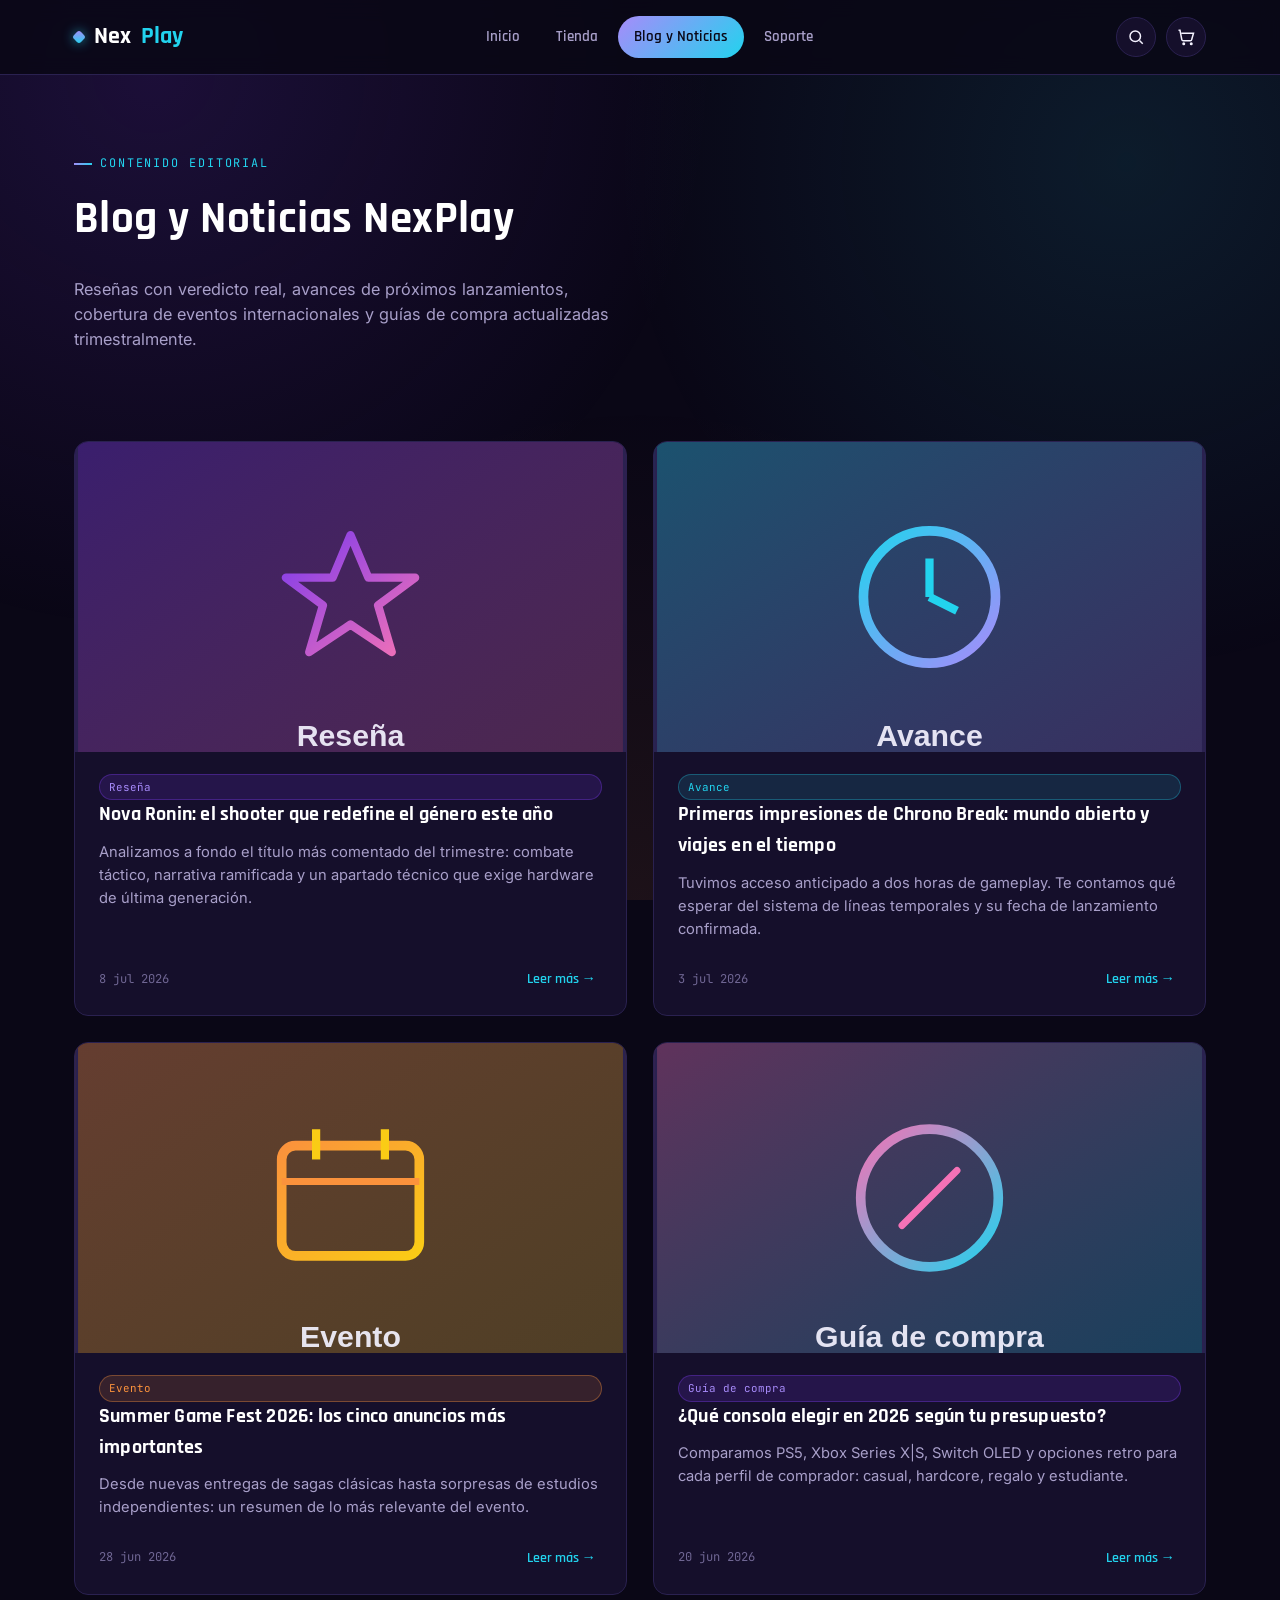
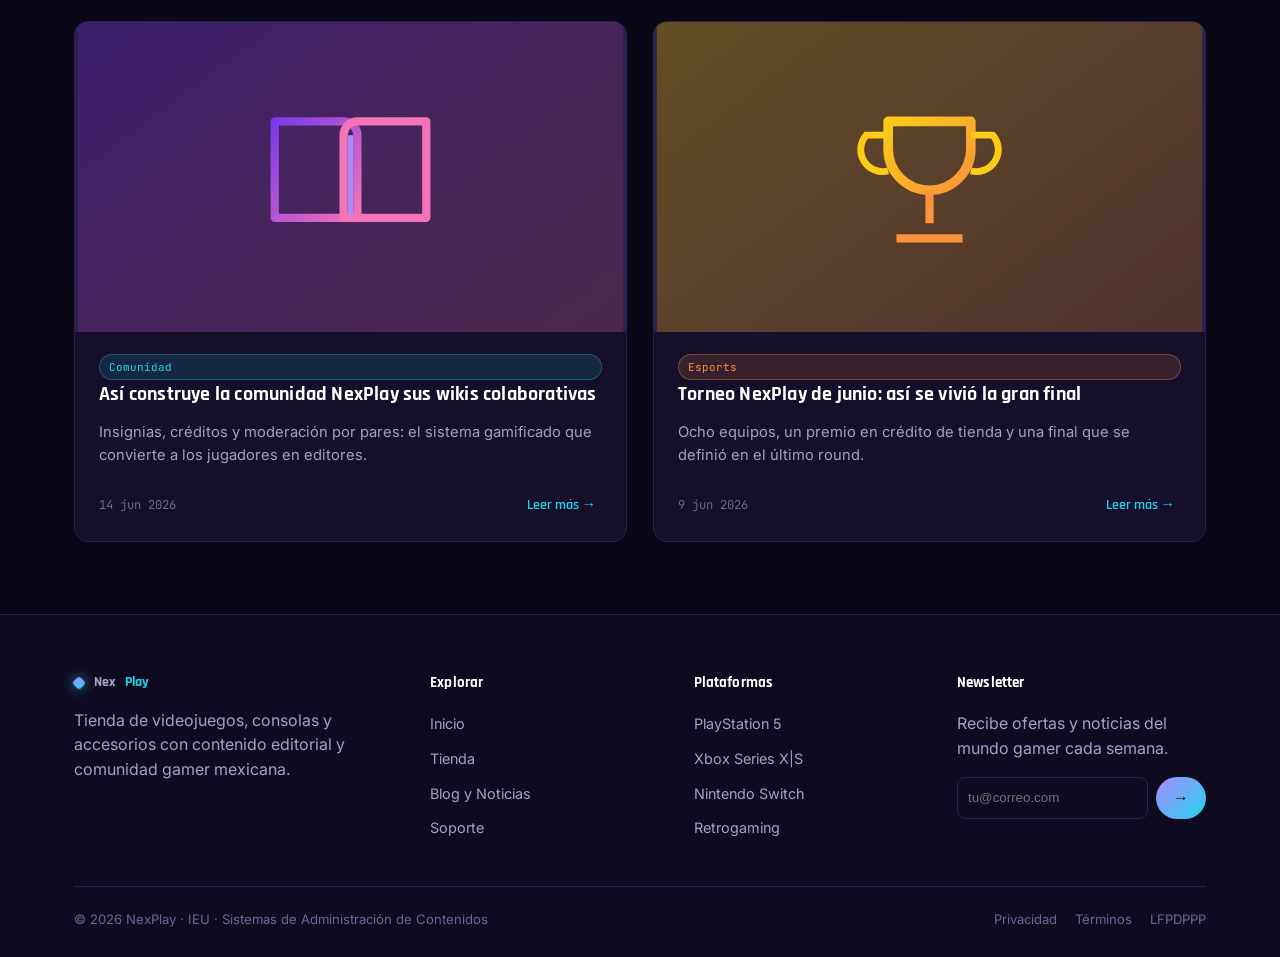
<file: blog.html>
<!DOCTYPE html>
<html lang="es">
<head>
<meta charset="UTF-8">
<meta name="viewport" content="width=device-width, initial-scale=1.0">
<title>Blog y Noticias · NexPlay</title>
<meta name="description" content="Reseñas, avances, cobertura de eventos y guías de compra del mundo gamer, por el equipo editorial de NexPlay.">
<link rel="stylesheet" href="style.css">
</head>
<body>

<header class="site">
  <div class="nav-wrap">
    <a href="index.html" class="logo"><span class="dot"></span>Nex<span>Play</span></a>
    <nav class="main-nav">
      <a href="index.html">Inicio</a>
      <a href="tienda.html">Tienda</a>
      <a href="blog.html" class="active">Blog y Noticias</a>
      <a href="soporte.html">Soporte</a>
    </nav>
    <div class="nav-actions">
      <a href="tienda.html" class="icon-btn" aria-label="Ir al buscador de la tienda" title="Buscar">
        <svg width="18" height="18" viewBox="0 0 24 24" fill="none" stroke="currentColor" stroke-width="2"><circle cx="11" cy="11" r="7"/><path d="M21 21l-4.35-4.35"/></svg>
      </a>
      <a href="tienda.html" class="icon-btn" aria-label="Ver carrito" title="Carrito">
        <svg width="18" height="18" viewBox="0 0 24 24" fill="none" stroke="currentColor" stroke-width="2"><circle cx="9" cy="21" r="1"/><circle cx="19" cy="21" r="1"/><path d="M2 3h2l2.4 12.4a2 2 0 0 0 2 1.6h9.2a2 2 0 0 0 2-1.6L22 7H6"/></svg>
      </a>
      <button class="menu-toggle" aria-label="Abrir menú" aria-expanded="false">
        <svg width="20" height="20" viewBox="0 0 24 24" fill="none" stroke="currentColor" stroke-width="2"><path d="M3 6h18M3 12h18M3 18h18"/></svg>
      </button>
    </div>
  </div>
</header>

<main>
  <section style="padding-bottom:0;">
    <div class="container">
      <p class="eyebrow">Contenido editorial</p>
      <h1 style="font-size:clamp(1.9rem,3.6vw,2.8rem); color:#fff; max-width:640px;">Blog y Noticias NexPlay</h1>
      <p style="max-width:560px; font-size:1.02rem;">Reseñas con veredicto real, avances de próximos lanzamientos, cobertura de eventos internacionales y guías de compra actualizadas trimestralmente.</p>
    </div>
  </section>

  <section>
    <div class="container">
      <div class="article-list">

        <article class="article-card">
          <div class="media"><img src="assets/img/article-resena.svg" alt="Ilustración de reseña editorial con calificación de estrellas" loading="lazy"></div>
          <div class="body">
            <span class="badge purple">Reseña</span>
            <h3>Nova Ronin: el shooter que redefine el género este año</h3>
            <p class="excerpt">Analizamos a fondo el título más comentado del trimestre: combate táctico, narrativa ramificada y un apartado técnico que exige hardware de última generación.</p>
            <div class="full">
              <p>Nova Ronin combina un sistema de coberturas dinámico con decisiones narrativas que alteran el tercio final de la campaña. El rendimiento en PS5 y Series X se mantiene estable en 60 fps con ray tracing activado, mientras que la versión de PC ofrece soporte nativo para ultrawide. El multijugador competitivo, aunque secundario, suma valor de rejugabilidad. Veredicto: sobresaliente en campaña, correcto en multijugador.</p>
            </div>
            <div class="row-meta">
              <span class="date">8 jul 2026</span>
              <button class="read-more">Leer más →</button>
            </div>
          </div>
        </article>

        <article class="article-card">
          <div class="media"><img src="assets/img/article-avance.svg" alt="Ilustración de avance de un videojuego próximo a lanzarse" loading="lazy"></div>
          <div class="body">
            <span class="badge cyan">Avance</span>
            <h3>Primeras impresiones de Chrono Break: mundo abierto y viajes en el tiempo</h3>
            <p class="excerpt">Tuvimos acceso anticipado a dos horas de gameplay. Te contamos qué esperar del sistema de líneas temporales y su fecha de lanzamiento confirmada.</p>
            <div class="full">
              <p>El estudio confirmó que Chrono Break llegará a PS5, Xbox Series X|S y PC en el último trimestre del año. El sistema de "bifurcaciones" permite que decisiones tomadas en una época alteren directamente el escenario de otra, un mecanismo que hasta ahora se siente fresco y bien pulido. La demo mostrada no presentó caídas de frames, aunque el estudio aclaró que sigue en optimización.</p>
            </div>
            <div class="row-meta">
              <span class="date">3 jul 2026</span>
              <button class="read-more">Leer más →</button>
            </div>
          </div>
        </article>

        <article class="article-card">
          <div class="media"><img src="assets/img/article-evento.svg" alt="Ilustración de un evento gamer con escenario y luces" loading="lazy"></div>
          <div class="body">
            <span class="badge">Evento</span>
            <h3>Summer Game Fest 2026: los cinco anuncios más importantes</h3>
            <p class="excerpt">Desde nuevas entregas de sagas clásicas hasta sorpresas de estudios independientes: un resumen de lo más relevante del evento.</p>
            <div class="full">
              <p>Entre los anuncios destacó el regreso de una franquicia de rol táctico ausente desde hace ocho años, además de una oleada de estudios independientes mexicanos presentando proyectos con apoyo de publishers internacionales. También se confirmaron fechas de lanzamiento para dos de los títulos más esperados del próximo año, ambos con versión física confirmada para Latinoamérica.</p>
            </div>
            <div class="row-meta">
              <span class="date">28 jun 2026</span>
              <button class="read-more">Leer más →</button>
            </div>
          </div>
        </article>

        <article class="article-card">
          <div class="media"><img src="assets/img/article-guia.svg" alt="Ilustración de una guía de compra con lista de verificación" loading="lazy"></div>
          <div class="body">
            <span class="badge purple">Guía de compra</span>
            <h3>¿Qué consola elegir en 2026 según tu presupuesto?</h3>
            <p class="excerpt">Comparamos PS5, Xbox Series X|S, Switch OLED y opciones retro para cada perfil de comprador: casual, hardcore, regalo y estudiante.</p>
            <div class="full">
              <p>Si tu prioridad es exclusivos narrativos, PS5 sigue siendo la opción más sólida. Para quienes buscan retrocompatibilidad y Game Pass, Xbox Series S ofrece la mejor relación precio-beneficio de la generación. Si el uso es mixto entre sala y viajes, Switch OLED continúa siendo insustituible. Para presupuestos ajustados, un handheld retro con emulación cubre cientos de clásicos por una fracción del costo.</p>
            </div>
            <div class="row-meta">
              <span class="date">20 jun 2026</span>
              <button class="read-more">Leer más →</button>
            </div>
          </div>
        </article>

        <article class="article-card">
          <div class="media"><img src="assets/img/gallery-wiki.svg" alt="Ilustración de wiki colaborativa con insignias de contribución" loading="lazy"></div>
          <div class="body">
            <span class="badge cyan">Comunidad</span>
            <h3>Así construye la comunidad NexPlay sus wikis colaborativas</h3>
            <p class="excerpt">Insignias, créditos y moderación por pares: el sistema gamificado que convierte a los jugadores en editores.</p>
            <div class="full">
              <p>Cada contribución verificada otorga créditos canjeables dentro de la tienda y suma progreso hacia insignias de perfil. La moderación combina revisión comunitaria con validadores de confianza, un modelo que ha reducido el vandalismo de contenido y mantenido actualizadas las guías de los títulos más jugados del catálogo.</p>
            </div>
            <div class="row-meta">
              <span class="date">14 jun 2026</span>
              <button class="read-more">Leer más →</button>
            </div>
          </div>
        </article>

        <article class="article-card">
          <div class="media"><img src="assets/img/gallery-torneo.svg" alt="Ilustración de trofeo de torneo esports" loading="lazy"></div>
          <div class="body">
            <span class="badge">Esports</span>
            <h3>Torneo NexPlay de junio: así se vivió la gran final</h3>
            <p class="excerpt">Ocho equipos, un premio en crédito de tienda y una final que se definió en el último round.</p>
            <div class="full">
              <p>La final reunió a los dos equipos con mejor récord de la temporada regular en un formato al mejor de cinco. El equipo ganador recibió crédito de tienda canjeable en cualquier categoría del catálogo, además de una insignia exclusiva de "Campeón de Temporada" visible en su perfil de comunidad.</p>
            </div>
            <div class="row-meta">
              <span class="date">9 jun 2026</span>
              <button class="read-more">Leer más →</button>
            </div>
          </div>
        </article>

      </div>
    </div>
  </section>
</main>

<footer class="site">
  <div class="container">
    <div class="footer-grid">
      <div>
        <a href="index.html" class="logo"><span class="dot"></span>Nex<span>Play</span></a>
        <p style="margin-top:14px; max-width:280px;">Tienda de videojuegos, consolas y accesorios con contenido editorial y comunidad gamer mexicana.</p>
      </div>
      <div>
        <h4>Explorar</h4>
        <ul>
          <li><a href="index.html">Inicio</a></li>
          <li><a href="tienda.html">Tienda</a></li>
          <li><a href="blog.html">Blog y Noticias</a></li>
          <li><a href="soporte.html">Soporte</a></li>
        </ul>
      </div>
      <div>
        <h4>Plataformas</h4>
        <ul>
          <li><a href="tienda.html">PlayStation 5</a></li>
          <li><a href="tienda.html">Xbox Series X|S</a></li>
          <li><a href="tienda.html">Nintendo Switch</a></li>
          <li><a href="tienda.html">Retrogaming</a></li>
        </ul>
      </div>
      <div>
        <h4>Newsletter</h4>
        <p>Recibe ofertas y noticias del mundo gamer cada semana.</p>
        <form onsubmit="return false;" style="display:flex; gap:8px;">
          <input type="email" placeholder="tu@correo.com" style="flex:1; background:var(--bg-alt); border:1px solid var(--line); border-radius:8px; padding:10px; color:var(--text);">
          <button class="btn btn-primary" style="padding:10px 16px;">→</button>
        </form>
      </div>
    </div>
    <div class="footer-bottom">
      <span>© 2026 NexPlay · IEU · Sistemas de Administración de Contenidos</span>
      <div class="footer-legal">
        <a href="#">Privacidad</a>
        <a href="#">Términos</a>
        <a href="#">LFPDPPP</a>
      </div>
    </div>
  </div>
</footer>

<script src="script.js"></script>
</body>
</html>
</file>
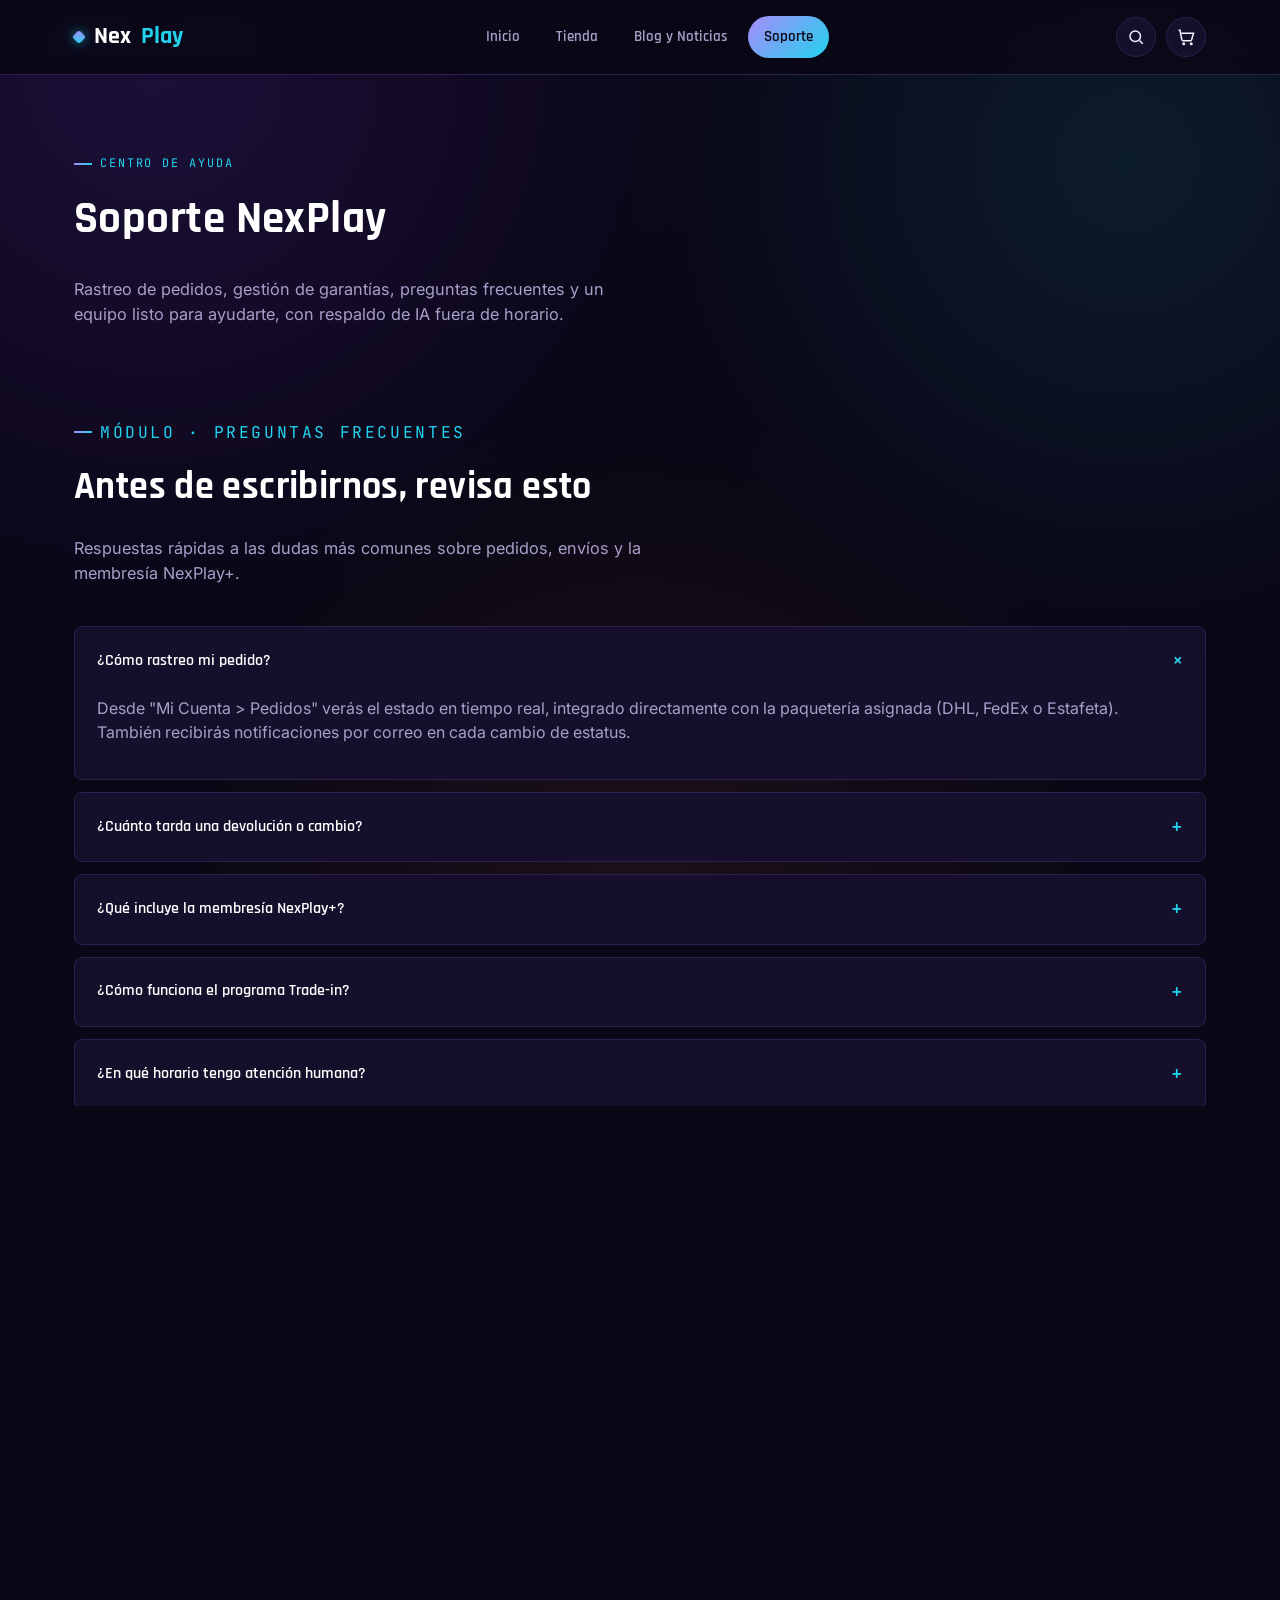
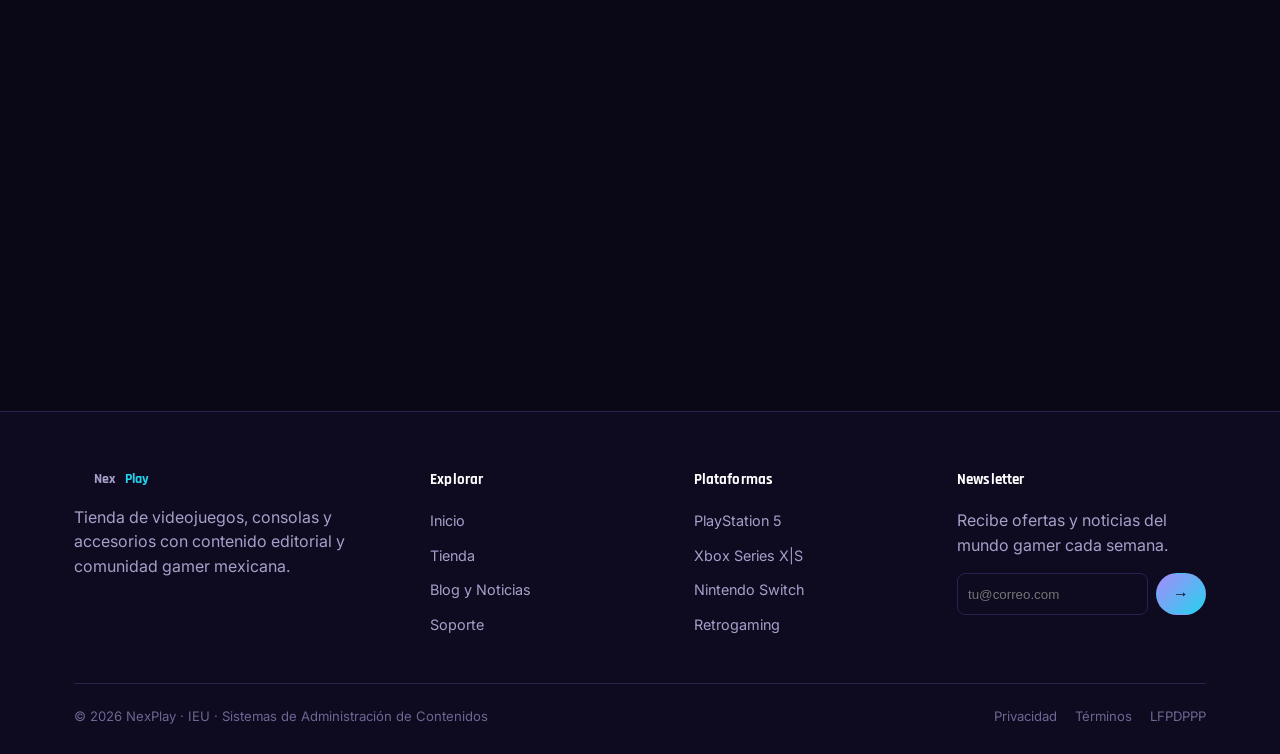
<file: soporte.html>
<!DOCTYPE html>
<html lang="es">
<head>
<meta charset="UTF-8">
<meta name="viewport" content="width=device-width, initial-scale=1.0">
<title>Soporte · NexPlay</title>
<meta name="description" content="Centro de soporte NexPlay: preguntas frecuentes, rastreo de pedidos, garantías y formulario de contacto.">
<link rel="stylesheet" href="style.css">
</head>
<body>

<header class="site">
  <div class="nav-wrap">
    <a href="index.html" class="logo"><span class="dot"></span>Nex<span>Play</span></a>
    <nav class="main-nav">
      <a href="index.html">Inicio</a>
      <a href="tienda.html">Tienda</a>
      <a href="blog.html">Blog y Noticias</a>
      <a href="soporte.html" class="active">Soporte</a>
    </nav>
    <div class="nav-actions">
      <a href="tienda.html" class="icon-btn" aria-label="Ir al buscador de la tienda" title="Buscar">
        <svg width="18" height="18" viewBox="0 0 24 24" fill="none" stroke="currentColor" stroke-width="2"><circle cx="11" cy="11" r="7"/><path d="M21 21l-4.35-4.35"/></svg>
      </a>
      <a href="tienda.html" class="icon-btn" aria-label="Ver carrito" title="Carrito">
        <svg width="18" height="18" viewBox="0 0 24 24" fill="none" stroke="currentColor" stroke-width="2"><circle cx="9" cy="21" r="1"/><circle cx="19" cy="21" r="1"/><path d="M2 3h2l2.4 12.4a2 2 0 0 0 2 1.6h9.2a2 2 0 0 0 2-1.6L22 7H6"/></svg>
      </a>
      <button class="menu-toggle" aria-label="Abrir menú" aria-expanded="false">
        <svg width="20" height="20" viewBox="0 0 24 24" fill="none" stroke="currentColor" stroke-width="2"><path d="M3 6h18M3 12h18M3 18h18"/></svg>
      </button>
    </div>
  </div>
</header>

<main>
  <section style="padding-bottom:0;">
    <div class="container">
      <p class="eyebrow">Centro de ayuda</p>
      <h1 style="font-size:clamp(1.9rem,3.6vw,2.8rem); color:#fff; max-width:640px;">Soporte NexPlay</h1>
      <p style="max-width:560px; font-size:1.02rem;">Rastreo de pedidos, gestión de garantías, preguntas frecuentes y un equipo listo para ayudarte, con respaldo de IA fuera de horario.</p>
    </div>
  </section>

  <!-- FAQ -->
  <section>
    <div class="container">
      <div class="section-head">
        <p class="eyebrow">Módulo · Preguntas frecuentes</p>
        <h2>Antes de escribirnos, revisa esto</h2>
        <p>Respuestas rápidas a las dudas más comunes sobre pedidos, envíos y la membresía NexPlay+.</p>
      </div>

      <div class="faq-list">
        <div class="faq-item open">
          <div class="faq-q"><span>¿Cómo rastreo mi pedido?</span><span class="plus">+</span></div>
          <div class="faq-a"><p>Desde "Mi Cuenta &gt; Pedidos" verás el estado en tiempo real, integrado directamente con la paquetería asignada (DHL, FedEx o Estafeta). También recibirás notificaciones por correo en cada cambio de estatus.</p></div>
        </div>
        <div class="faq-item">
          <div class="faq-q"><span>¿Cuánto tarda una devolución o cambio?</span><span class="plus">+</span></div>
          <div class="faq-a"><p>El formulario de devoluciones genera un folio de seguimiento inmediato. Una vez que el producto es recibido en nuestro centro logístico, el reembolso o cambio se procesa en un máximo de 5 días hábiles.</p></div>
        </div>
        <div class="faq-item">
          <div class="faq-q"><span>¿Qué incluye la membresía NexPlay+?</span><span class="plus">+</span></div>
          <div class="faq-a"><p>Envío gratis ilimitado, 5% de cashback en cada compra, acceso prioritario a preventas y precio preferencial en bundles. Disponible en modalidad mensual, anual y con descuento especial para estudiantes.</p></div>
        </div>
        <div class="faq-item">
          <div class="faq-q"><span>¿Cómo funciona el programa Trade-in?</span><span class="plus">+</span></div>
          <div class="faq-a"><p>La calculadora en línea estima el valor de reventa de tu consola o juegos según su estado. El crédito resultante se aplica automáticamente a tu siguiente pedido dentro de NexPlay.</p></div>
        </div>
        <div class="faq-item">
          <div class="faq-q"><span>¿En qué horario tengo atención humana?</span><span class="plus">+</span></div>
          <div class="faq-a"><p>El chat en vivo con agentes especializados opera en horario extendido de 8:00 a 23:00 hrs. Fuera de ese horario, el chatbot con IA continúa resolviendo dudas frecuentes y escala a un agente humano si es necesario.</p></div>
        </div>
      </div>
    </div>
  </section>

  <!-- CONTACTO -->
  <section>
    <div class="container">
      <div class="section-head">
        <p class="eyebrow">Módulo · Formulario de contacto</p>
        <h2>Escríbenos directamente</h2>
        <p>Completa el formulario y nuestro equipo te responderá en menos de 24 horas hábiles.</p>
      </div>

      <div class="contact-layout">
        <div class="contact-info">
          <div class="info-item">
            <div class="ico">
              <svg width="20" height="20" viewBox="0 0 24 24" fill="none" stroke="currentColor" stroke-width="2"><path d="M22 12h-4l-3 9L9 3l-3 9H2"/></svg>
            </div>
            <div>
              <h4 style="margin-bottom:4px; color:#fff; font-size:.98rem;">Rastreo en tiempo real</h4>
              <p style="margin:0; font-size:.9rem;">Consulta el estatus de tu pedido con tu número de guía desde Mi Cuenta.</p>
            </div>
          </div>
          <div class="info-item">
            <div class="ico">
              <svg width="20" height="20" viewBox="0 0 24 24" fill="none" stroke="currentColor" stroke-width="2"><path d="M21 15a2 2 0 0 1-2 2H7l-4 4V5a2 2 0 0 1 2-2h14a2 2 0 0 1 2 2z"/></svg>
            </div>
            <div>
              <h4 style="margin-bottom:4px; color:#fff; font-size:.98rem;">Chat en vivo 24/7</h4>
              <p style="margin:0; font-size:.9rem;">Agentes humanos en horario extendido, con fallback a chatbot IA fuera de horario.</p>
            </div>
          </div>
          <div class="info-item">
            <div class="ico">
              <svg width="20" height="20" viewBox="0 0 24 24" fill="none" stroke="currentColor" stroke-width="2"><circle cx="12" cy="12" r="10"/><path d="M12 6v6l4 2"/></svg>
            </div>
            <div>
              <h4 style="margin-bottom:4px; color:#fff; font-size:.98rem;">Tiempo de respuesta</h4>
              <p style="margin:0; font-size:.9rem;">Menos de 24 horas hábiles para consultas por formulario o correo.</p>
            </div>
          </div>
        </div>

        <div class="form-panel">
          <form id="contact-form" novalidate>
            <div class="two-col">
              <div class="form-row">
                <label for="nombre">Nombre completo</label>
                <input type="text" id="nombre" name="nombre" placeholder="Tu nombre">
                <span class="error-msg">Ingresa tu nombre completo.</span>
              </div>
              <div class="form-row">
                <label for="correo">Correo electrónico</label>
                <input type="email" id="correo" name="correo" placeholder="tu@correo.com">
                <span class="error-msg">Ingresa un correo válido.</span>
              </div>
            </div>
            <div class="form-row">
              <label for="asunto">Asunto</label>
              <select id="asunto" name="asunto">
                <option value="">Selecciona una opción</option>
                <option value="pedido">Estatus de un pedido</option>
                <option value="devolucion">Devolución o garantía</option>
                <option value="membresia">Membresía NexPlay+</option>
                <option value="otro">Otro</option>
              </select>
              <span class="error-msg">Selecciona un asunto.</span>
            </div>
            <div class="form-row">
              <label for="mensaje">Mensaje</label>
              <textarea id="mensaje" name="mensaje" rows="5" placeholder="Cuéntanos en qué te podemos ayudar…"></textarea>
              <span class="error-msg">Cuéntanos un poco más (mínimo 10 caracteres).</span>
            </div>
            <button type="submit" class="btn btn-primary btn-block">Enviar mensaje</button>
          </form>

          <div class="form-success" id="form-success">
            <div class="tick">✓</div>
            <h3 style="color:#fff;">¡Mensaje enviado!</h3>
            <p>Gracias por escribirnos. Un miembro del equipo de soporte te contactará en menos de 24 horas hábiles.</p>
            <button class="btn btn-ghost" id="form-reset-btn">Enviar otro mensaje</button>
          </div>
        </div>
      </div>
    </div>
  </section>
</main>

<footer class="site">
  <div class="container">
    <div class="footer-grid">
      <div>
        <a href="index.html" class="logo"><span class="dot"></span>Nex<span>Play</span></a>
        <p style="margin-top:14px; max-width:280px;">Tienda de videojuegos, consolas y accesorios con contenido editorial y comunidad gamer mexicana.</p>
      </div>
      <div>
        <h4>Explorar</h4>
        <ul>
          <li><a href="index.html">Inicio</a></li>
          <li><a href="tienda.html">Tienda</a></li>
          <li><a href="blog.html">Blog y Noticias</a></li>
          <li><a href="soporte.html">Soporte</a></li>
        </ul>
      </div>
      <div>
        <h4>Plataformas</h4>
        <ul>
          <li><a href="tienda.html">PlayStation 5</a></li>
          <li><a href="tienda.html">Xbox Series X|S</a></li>
          <li><a href="tienda.html">Nintendo Switch</a></li>
          <li><a href="tienda.html">Retrogaming</a></li>
        </ul>
      </div>
      <div>
        <h4>Newsletter</h4>
        <p>Recibe ofertas y noticias del mundo gamer cada semana.</p>
        <form onsubmit="return false;" style="display:flex; gap:8px;">
          <input type="email" placeholder="tu@correo.com" style="flex:1; background:var(--bg-alt); border:1px solid var(--line); border-radius:8px; padding:10px; color:var(--text);">
          <button class="btn btn-primary" style="padding:10px 16px;">→</button>
        </form>
      </div>
    </div>
    <div class="footer-bottom">
      <span>© 2026 NexPlay · IEU · Sistemas de Administración de Contenidos</span>
      <div class="footer-legal">
        <a href="#">Privacidad</a>
        <a href="#">Términos</a>
        <a href="#">LFPDPPP</a>
      </div>
    </div>
  </div>
</footer>

<script src="script.js"></script>
</body>
</html>
</file>
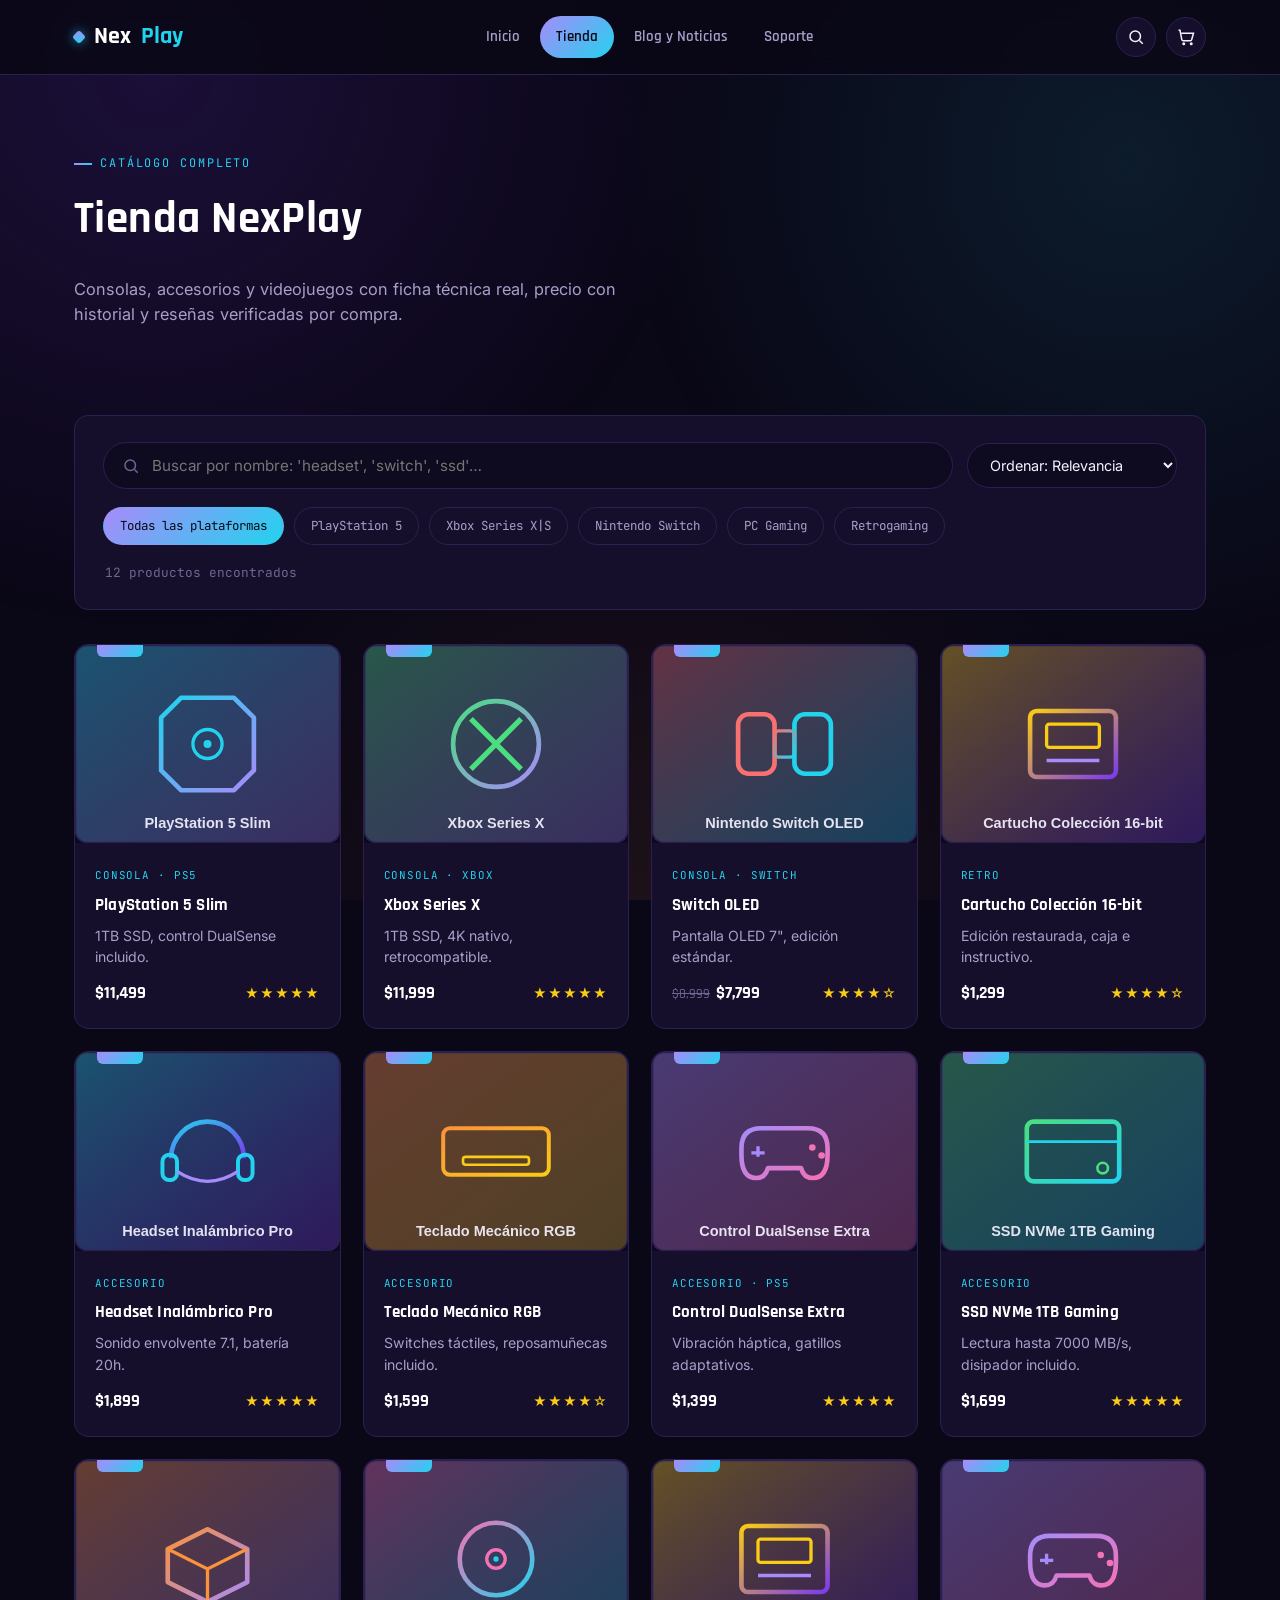
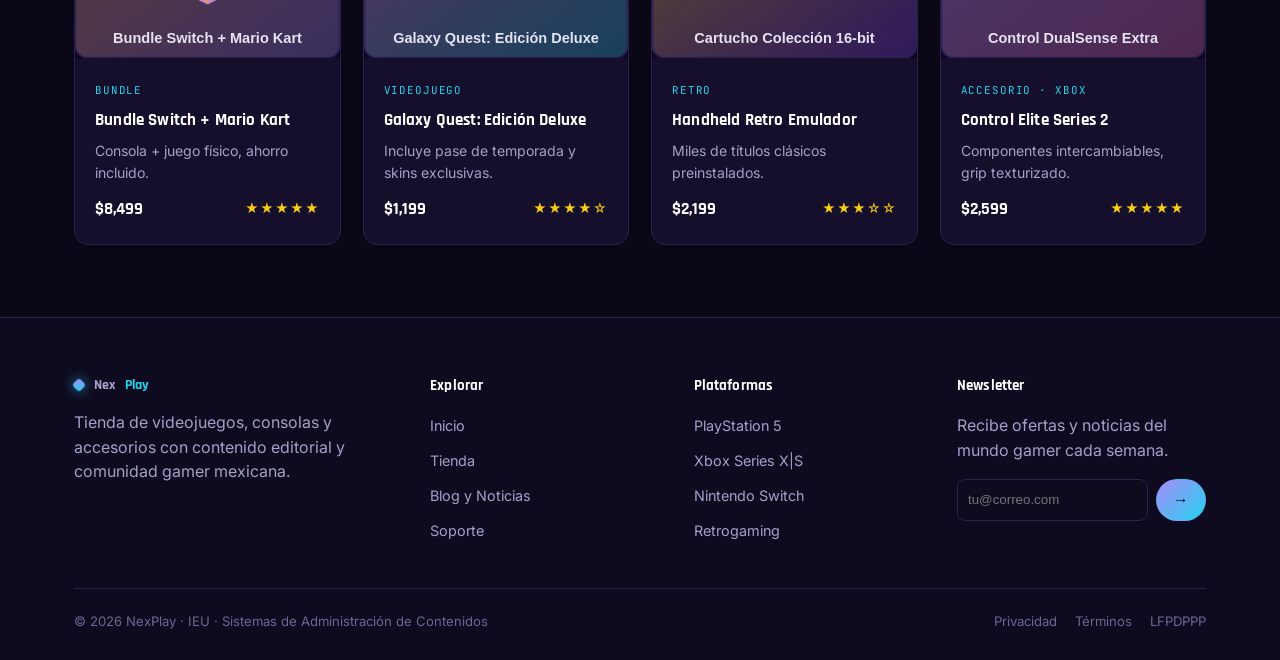
<file: tienda.html>
<!DOCTYPE html>
<html lang="es">
<head>
<meta charset="UTF-8">
<meta name="viewport" content="width=device-width, initial-scale=1.0">
<title>Tienda · NexPlay</title>
<meta name="description" content="Catálogo NexPlay: consolas, accesorios y videojuegos con buscador y filtros por plataforma.">
<link rel="stylesheet" href="style.css">
</head>
<body>

<header class="site">
  <div class="nav-wrap">
    <a href="index.html" class="logo"><span class="dot"></span>Nex<span>Play</span></a>
    <nav class="main-nav">
      <a href="index.html">Inicio</a>
      <a href="tienda.html" class="active">Tienda</a>
      <a href="blog.html">Blog y Noticias</a>
      <a href="soporte.html">Soporte</a>
    </nav>
    <div class="nav-actions">
      <a href="#tienda-catalogo" class="icon-btn" aria-label="Ir al buscador" title="Buscar">
        <svg width="18" height="18" viewBox="0 0 24 24" fill="none" stroke="currentColor" stroke-width="2"><circle cx="11" cy="11" r="7"/><path d="M21 21l-4.35-4.35"/></svg>
      </a>
      <a href="#" class="icon-btn" aria-label="Ver carrito" title="Carrito">
        <svg width="18" height="18" viewBox="0 0 24 24" fill="none" stroke="currentColor" stroke-width="2"><circle cx="9" cy="21" r="1"/><circle cx="19" cy="21" r="1"/><path d="M2 3h2l2.4 12.4a2 2 0 0 0 2 1.6h9.2a2 2 0 0 0 2-1.6L22 7H6"/></svg>
      </a>
      <button class="menu-toggle" aria-label="Abrir menú" aria-expanded="false">
        <svg width="20" height="20" viewBox="0 0 24 24" fill="none" stroke="currentColor" stroke-width="2"><path d="M3 6h18M3 12h18M3 18h18"/></svg>
      </button>
    </div>
  </div>
</header>

<main>
  <section style="padding-bottom:0;">
    <div class="container">
      <p class="eyebrow">Catálogo completo</p>
      <h1 style="font-size:clamp(1.9rem,3.6vw,2.8rem); color:#fff; max-width:640px;">Tienda NexPlay</h1>
      <p style="max-width:560px; font-size:1.02rem;">Consolas, accesorios y videojuegos con ficha técnica real, precio con historial y reseñas verificadas por compra.</p>
    </div>
  </section>

  <section id="tienda-catalogo">
    <div class="container">

      <!-- MÓDULO: Buscador + filtros -->
      <div class="search-module">
        <div class="search-row">
          <div class="search-input">
            <svg width="18" height="18" viewBox="0 0 24 24" fill="none" stroke="currentColor" stroke-width="2" color="#6f6693"><circle cx="11" cy="11" r="7"/><path d="M21 21l-4.35-4.35"/></svg>
            <input type="text" id="product-search" placeholder="Buscar por nombre: 'headset', 'switch', 'ssd'…" aria-label="Buscar producto">
          </div>
          <div class="select-wrap">
            <select id="sort-select" aria-label="Ordenar por">
              <option value="relevancia">Ordenar: Relevancia</option>
              <option value="precio-asc">Precio: menor a mayor</option>
              <option value="precio-desc">Precio: mayor a menor</option>
              <option value="rating">Mejor calificados</option>
            </select>
          </div>
        </div>
        <div class="filter-chips">
          <span class="chip active" data-platform="todas">Todas las plataformas</span>
          <span class="chip" data-platform="ps5">PlayStation 5</span>
          <span class="chip" data-platform="xbox">Xbox Series X|S</span>
          <span class="chip" data-platform="switch">Nintendo Switch</span>
          <span class="chip" data-platform="pc">PC Gaming</span>
          <span class="chip" data-platform="retro">Retrogaming</span>
        </div>
        <p class="results-count" id="results-count">12 productos encontrados</p>
      </div>

      <!-- GRID DE PRODUCTOS -->
      <div class="grid grid-4" id="product-grid">

        <div class="card" data-product data-name="PlayStation 5 Slim" data-platform="ps5" data-price="11499" data-rating="5">
          <div class="media"><img src="assets/img/console-ps.svg" alt="Consola PlayStation 5 Slim" loading="lazy"></div>
          <div class="body">
            <span class="tag">Consola · PS5</span>
            <h3>PlayStation 5 Slim</h3>
            <p class="desc">1TB SSD, control DualSense incluido.</p>
            <div class="meta"><span class="price">$11,499</span><span class="stars">★★★★★</span></div>
          </div>
        </div>

        <div class="card" data-product data-name="Xbox Series X" data-platform="xbox" data-price="11999" data-rating="5">
          <div class="media"><img src="assets/img/console-xbox.svg" alt="Consola Xbox Series X" loading="lazy"></div>
          <div class="body">
            <span class="tag">Consola · Xbox</span>
            <h3>Xbox Series X</h3>
            <p class="desc">1TB SSD, 4K nativo, retrocompatible.</p>
            <div class="meta"><span class="price">$11,999</span><span class="stars">★★★★★</span></div>
          </div>
        </div>

        <div class="card" data-product data-name="Nintendo Switch OLED" data-platform="switch" data-price="7799" data-rating="4">
          <div class="media"><img src="assets/img/console-switch.svg" alt="Consola híbrida Nintendo Switch OLED" loading="lazy"></div>
          <div class="body">
            <span class="tag">Consola · Switch</span>
            <h3>Switch OLED</h3>
            <p class="desc">Pantalla OLED 7", edición estándar.</p>
            <div class="meta"><span class="price"><span class="old">$8,999</span>$7,799</span><span class="stars">★★★★☆</span></div>
          </div>
        </div>

        <div class="card" data-product data-name="Cartucho Colección 16-bit" data-platform="retro" data-price="1299" data-rating="4">
          <div class="media"><img src="assets/img/console-retro.svg" alt="Cartucho retro edición coleccionista de 16 bits" loading="lazy"></div>
          <div class="body">
            <span class="tag">Retro</span>
            <h3>Cartucho Colección 16-bit</h3>
            <p class="desc">Edición restaurada, caja e instructivo.</p>
            <div class="meta"><span class="price">$1,299</span><span class="stars">★★★★☆</span></div>
          </div>
        </div>

        <div class="card" data-product data-name="Headset Inalámbrico Pro" data-platform="pc" data-price="1899" data-rating="5">
          <div class="media"><img src="assets/img/acc-headset.svg" alt="Audífonos gaming inalámbricos con micrófono" loading="lazy"></div>
          <div class="body">
            <span class="tag">Accesorio</span>
            <h3>Headset Inalámbrico Pro</h3>
            <p class="desc">Sonido envolvente 7.1, batería 20h.</p>
            <div class="meta"><span class="price">$1,899</span><span class="stars">★★★★★</span></div>
          </div>
        </div>

        <div class="card" data-product data-name="Teclado Mecánico RGB" data-platform="pc" data-price="1599" data-rating="4">
          <div class="media"><img src="assets/img/acc-keyboard.svg" alt="Teclado mecánico gaming con iluminación RGB" loading="lazy"></div>
          <div class="body">
            <span class="tag">Accesorio</span>
            <h3>Teclado Mecánico RGB</h3>
            <p class="desc">Switches táctiles, reposamuñecas incluido.</p>
            <div class="meta"><span class="price">$1,599</span><span class="stars">★★★★☆</span></div>
          </div>
        </div>

        <div class="card" data-product data-name="Control DualSense Extra" data-platform="ps5" data-price="1399" data-rating="5">
          <div class="media"><img src="assets/img/acc-controller.svg" alt="Control inalámbrico adicional" loading="lazy"></div>
          <div class="body">
            <span class="tag">Accesorio · PS5</span>
            <h3>Control DualSense Extra</h3>
            <p class="desc">Vibración háptica, gatillos adaptativos.</p>
            <div class="meta"><span class="price">$1,399</span><span class="stars">★★★★★</span></div>
          </div>
        </div>

        <div class="card" data-product data-name="SSD NVMe 1TB Gaming" data-platform="pc" data-price="1699" data-rating="5">
          <div class="media"><img src="assets/img/acc-storage.svg" alt="Unidad de almacenamiento SSD NVMe para gaming" loading="lazy"></div>
          <div class="body">
            <span class="tag">Accesorio</span>
            <h3>SSD NVMe 1TB Gaming</h3>
            <p class="desc">Lectura hasta 7000 MB/s, disipador incluido.</p>
            <div class="meta"><span class="price">$1,699</span><span class="stars">★★★★★</span></div>
          </div>
        </div>

        <div class="card" data-product data-name="Bundle Switch + Mario Kart" data-platform="switch" data-price="8499" data-rating="5">
          <div class="media"><img src="assets/img/acc-bundle.svg" alt="Paquete consola Switch más videojuego" loading="lazy"></div>
          <div class="body">
            <span class="tag">Bundle</span>
            <h3>Bundle Switch + Mario Kart</h3>
            <p class="desc">Consola + juego físico, ahorro incluido.</p>
            <div class="meta"><span class="price">$8,499</span><span class="stars">★★★★★</span></div>
          </div>
        </div>

        <div class="card" data-product data-name="Galaxy Quest Edición Deluxe" data-platform="xbox" data-price="1199" data-rating="4">
          <div class="media"><img src="assets/img/acc-game.svg" alt="Videojuego Galaxy Quest edición deluxe" loading="lazy"></div>
          <div class="body">
            <span class="tag">Videojuego</span>
            <h3>Galaxy Quest: Edición Deluxe</h3>
            <p class="desc">Incluye pase de temporada y skins exclusivas.</p>
            <div class="meta"><span class="price">$1,199</span><span class="stars">★★★★☆</span></div>
          </div>
        </div>

        <div class="card" data-product data-name="Handheld Retro Emulador" data-platform="retro" data-price="2199" data-rating="3">
          <div class="media"><img src="assets/img/console-retro.svg" alt="Consola portátil retro con emulador integrado" loading="lazy"></div>
          <div class="body">
            <span class="tag">Retro</span>
            <h3>Handheld Retro Emulador</h3>
            <p class="desc">Miles de títulos clásicos preinstalados.</p>
            <div class="meta"><span class="price">$2,199</span><span class="stars">★★★☆☆</span></div>
          </div>
        </div>

        <div class="card" data-product data-name="Control Elite Series 2" data-platform="xbox" data-price="2599" data-rating="5">
          <div class="media"><img src="assets/img/acc-controller.svg" alt="Control Xbox Elite Series 2" loading="lazy"></div>
          <div class="body">
            <span class="tag">Accesorio · Xbox</span>
            <h3>Control Elite Series 2</h3>
            <p class="desc">Componentes intercambiables, grip texturizado.</p>
            <div class="meta"><span class="price">$2,599</span><span class="stars">★★★★★</span></div>
          </div>
        </div>

      </div>

      <p class="empty-state" id="empty-state">Sin resultados. Prueba con otro término o quita algún filtro.</p>
    </div>
  </section>
</main>

<footer class="site">
  <div class="container">
    <div class="footer-grid">
      <div>
        <a href="index.html" class="logo"><span class="dot"></span>Nex<span>Play</span></a>
        <p style="margin-top:14px; max-width:280px;">Tienda de videojuegos, consolas y accesorios con contenido editorial y comunidad gamer mexicana.</p>
      </div>
      <div>
        <h4>Explorar</h4>
        <ul>
          <li><a href="index.html">Inicio</a></li>
          <li><a href="tienda.html">Tienda</a></li>
          <li><a href="blog.html">Blog y Noticias</a></li>
          <li><a href="soporte.html">Soporte</a></li>
        </ul>
      </div>
      <div>
        <h4>Plataformas</h4>
        <ul>
          <li><a href="tienda.html">PlayStation 5</a></li>
          <li><a href="tienda.html">Xbox Series X|S</a></li>
          <li><a href="tienda.html">Nintendo Switch</a></li>
          <li><a href="tienda.html">Retrogaming</a></li>
        </ul>
      </div>
      <div>
        <h4>Newsletter</h4>
        <p>Recibe ofertas y noticias del mundo gamer cada semana.</p>
        <form onsubmit="return false;" style="display:flex; gap:8px;">
          <input type="email" placeholder="tu@correo.com" style="flex:1; background:var(--bg-alt); border:1px solid var(--line); border-radius:8px; padding:10px; color:var(--text);">
          <button class="btn btn-primary" style="padding:10px 16px;">→</button>
        </form>
      </div>
    </div>
    <div class="footer-bottom">
      <span>© 2026 NexPlay · IEU · Sistemas de Administración de Contenidos</span>
      <div class="footer-legal">
        <a href="#">Privacidad</a>
        <a href="#">Términos</a>
        <a href="#">LFPDPPP</a>
      </div>
    </div>
  </div>
</footer>

<script src="script.js"></script>
</body>
</html>
</file>
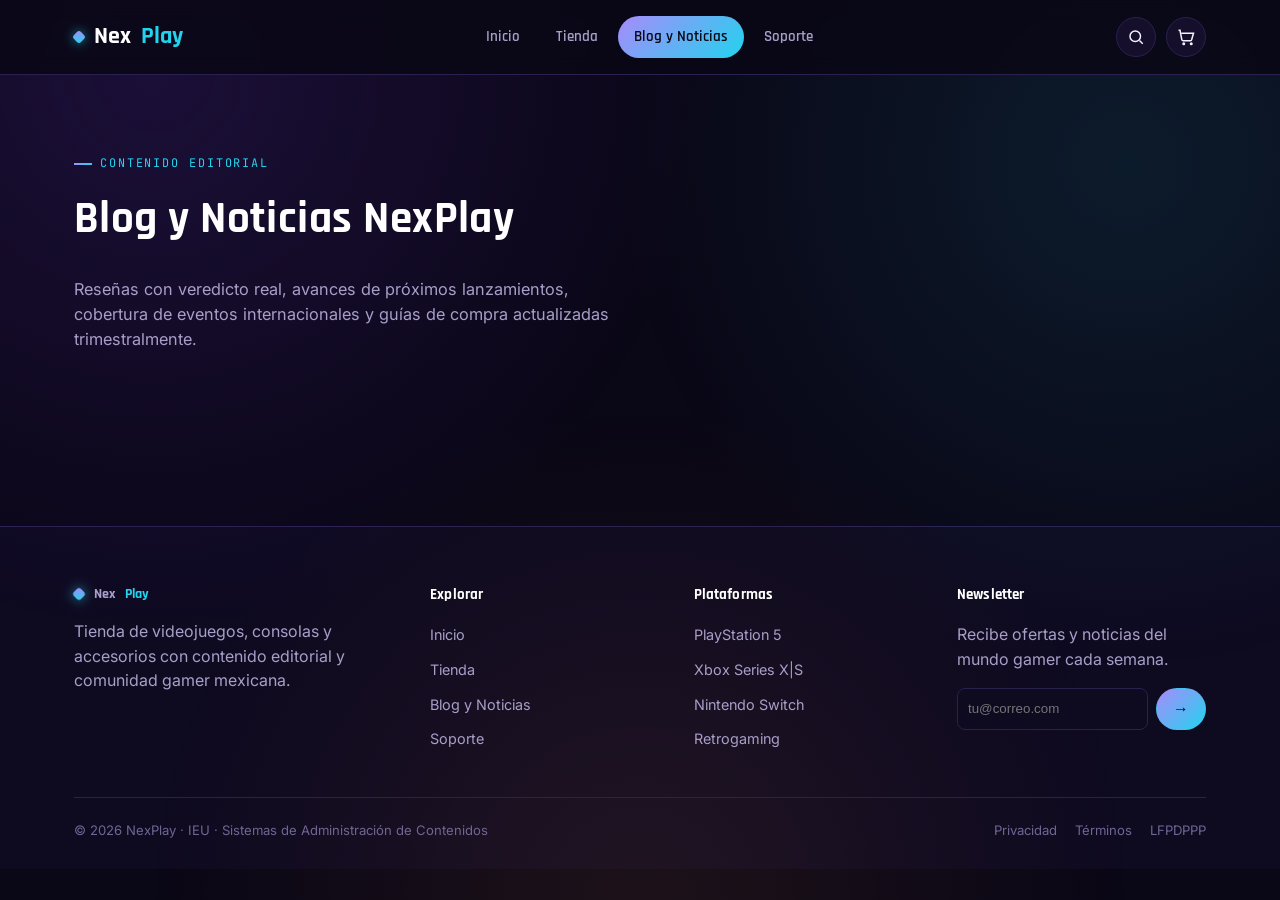
<file: pages/blog.html>
<!DOCTYPE html>
<html lang="es">
<head>
<meta charset="UTF-8">
<meta name="viewport" content="width=device-width, initial-scale=1.0">
<title>Blog y Noticias · NexPlay</title>
<meta name="description" content="Reseñas, avances, cobertura de eventos y guías de compra del mundo gamer, por el equipo editorial de NexPlay.">
<link rel="stylesheet" href="../css/style.css">
</head>
<body>

<header class="site">
  <div class="nav-wrap">
    <a href="../index.html" class="logo"><span class="dot"></span>Nex<span>Play</span></a>
    <nav class="main-nav">
      <a href="../index.html">Inicio</a>
      <a href="tienda.html">Tienda</a>
      <a href="blog.html" class="active">Blog y Noticias</a>
      <a href="soporte.html">Soporte</a>
    </nav>
    <div class="nav-actions">
      <a href="tienda.html" class="icon-btn" aria-label="Ir al buscador de la tienda" title="Buscar">
        <svg width="18" height="18" viewBox="0 0 24 24" fill="none" stroke="currentColor" stroke-width="2"><circle cx="11" cy="11" r="7"/><path d="M21 21l-4.35-4.35"/></svg>
      </a>
      <a href="tienda.html" class="icon-btn" aria-label="Ver carrito" title="Carrito">
        <svg width="18" height="18" viewBox="0 0 24 24" fill="none" stroke="currentColor" stroke-width="2"><circle cx="9" cy="21" r="1"/><circle cx="19" cy="21" r="1"/><path d="M2 3h2l2.4 12.4a2 2 0 0 0 2 1.6h9.2a2 2 0 0 0 2-1.6L22 7H6"/></svg>
      </a>
      <button class="menu-toggle" aria-label="Abrir menú" aria-expanded="false">
        <svg width="20" height="20" viewBox="0 0 24 24" fill="none" stroke="currentColor" stroke-width="2"><path d="M3 6h18M3 12h18M3 18h18"/></svg>
      </button>
    </div>
  </div>
</header>

<main>
  <section style="padding-bottom:0;">
    <div class="container">
      <p class="eyebrow">Contenido editorial</p>
      <h1 style="font-size:clamp(1.9rem,3.6vw,2.8rem); color:#fff; max-width:640px;">Blog y Noticias NexPlay</h1>
      <p style="max-width:560px; font-size:1.02rem;">Reseñas con veredicto real, avances de próximos lanzamientos, cobertura de eventos internacionales y guías de compra actualizadas trimestralmente.</p>
    </div>
  </section>

  <section>
    <div class="container">
      <p style="font-size:.8rem; opacity:.65;" id="blog-source-tag"></p>
      <!-- ARTÍCULOS: se llenan dinámicamente desde api/blog.php (con respaldo si la BD no responde) -->
      <div class="article-list" id="article-list"></div>
    </div>
  </section>
</main>

<footer class="site">
  <div class="container">
    <div class="footer-grid">
      <div>
        <a href="../index.html" class="logo"><span class="dot"></span>Nex<span>Play</span></a>
        <p style="margin-top:14px; max-width:280px;">Tienda de videojuegos, consolas y accesorios con contenido editorial y comunidad gamer mexicana.</p>
      </div>
      <div>
        <h4>Explorar</h4>
        <ul>
          <li><a href="../index.html">Inicio</a></li>
          <li><a href="tienda.html">Tienda</a></li>
          <li><a href="blog.html">Blog y Noticias</a></li>
          <li><a href="soporte.html">Soporte</a></li>
        </ul>
      </div>
      <div>
        <h4>Plataformas</h4>
        <ul>
          <li><a href="tienda.html">PlayStation 5</a></li>
          <li><a href="tienda.html">Xbox Series X|S</a></li>
          <li><a href="tienda.html">Nintendo Switch</a></li>
          <li><a href="tienda.html">Retrogaming</a></li>
        </ul>
      </div>
      <div>
        <h4>Newsletter</h4>
        <p>Recibe ofertas y noticias del mundo gamer cada semana.</p>
        <form onsubmit="return false;" style="display:flex; gap:8px;">
          <input type="email" placeholder="tu@correo.com" style="flex:1; background:var(--bg-alt); border:1px solid var(--line); border-radius:8px; padding:10px; color:var(--text);">
          <button class="btn btn-primary" style="padding:10px 16px;">→</button>
        </form>
      </div>
    </div>
    <div class="footer-bottom">
      <span>© 2026 NexPlay · IEU · Sistemas de Administración de Contenidos</span>
      <div class="footer-legal">
        <a href="#">Privacidad</a>
        <a href="#">Términos</a>
        <a href="#">LFPDPPP</a>
      </div>
    </div>
  </div>
</footer>

<script src="../js/script.js"></script>
</body>
</html>
</file>
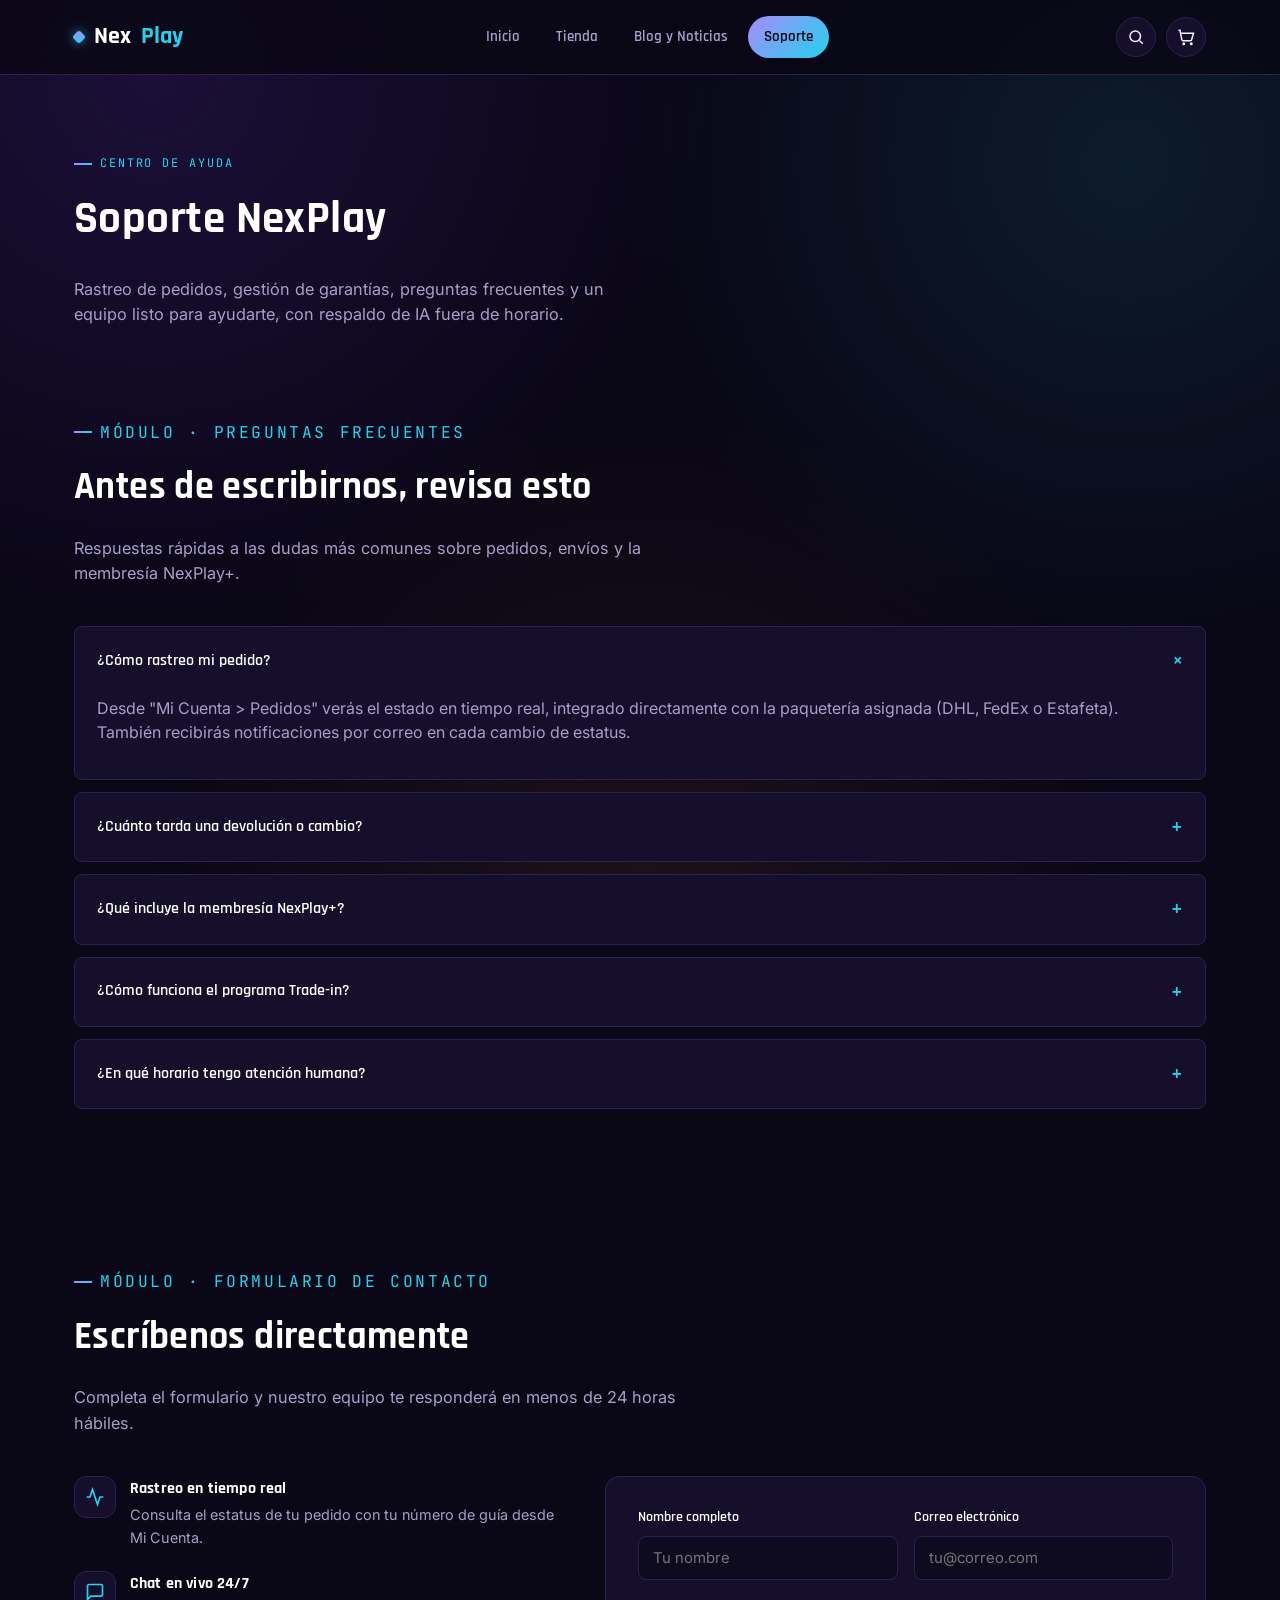
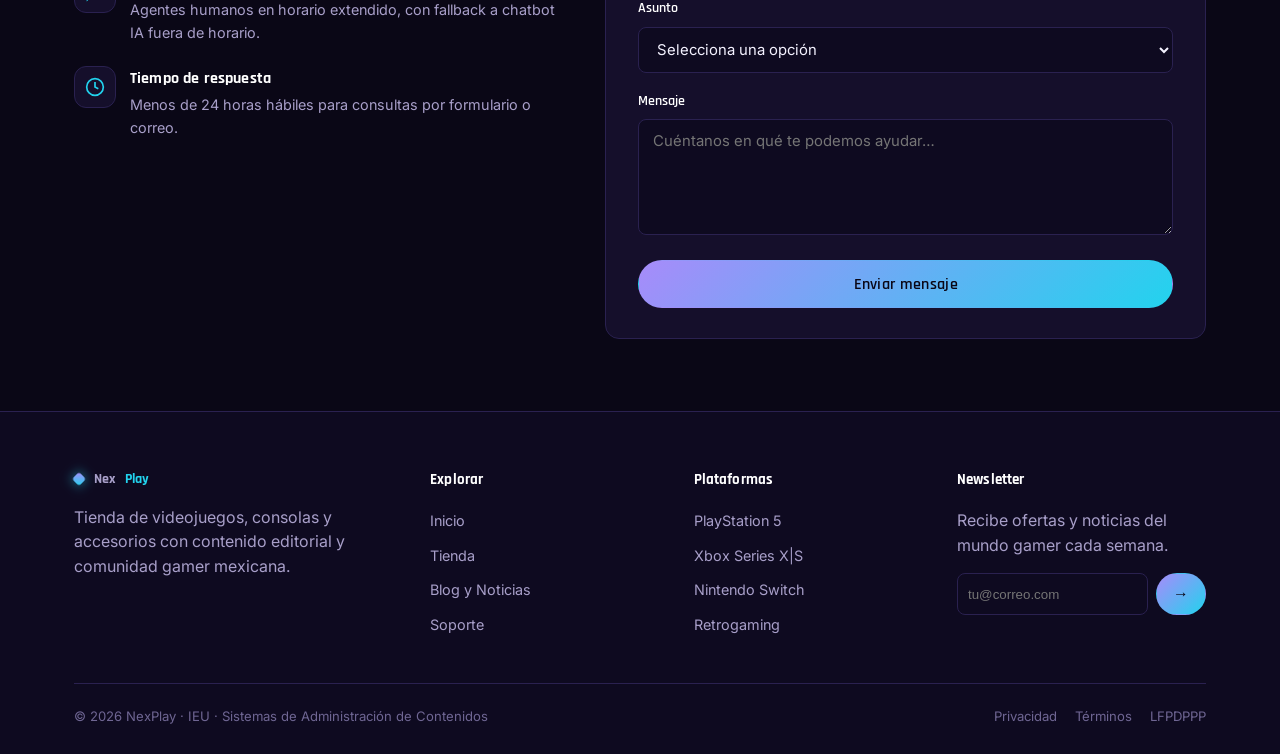
<file: pages/soporte.html>
<!DOCTYPE html>
<html lang="es">
<head>
<meta charset="UTF-8">
<meta name="viewport" content="width=device-width, initial-scale=1.0">
<title>Soporte · NexPlay</title>
<meta name="description" content="Centro de soporte NexPlay: preguntas frecuentes, rastreo de pedidos, garantías y formulario de contacto.">
<link rel="stylesheet" href="../css/style.css">
</head>
<body>

<header class="site">
  <div class="nav-wrap">
    <a href="../index.html" class="logo"><span class="dot"></span>Nex<span>Play</span></a>
    <nav class="main-nav">
      <a href="../index.html">Inicio</a>
      <a href="tienda.html">Tienda</a>
      <a href="blog.html">Blog y Noticias</a>
      <a href="soporte.html" class="active">Soporte</a>
    </nav>
    <div class="nav-actions">
      <a href="tienda.html" class="icon-btn" aria-label="Ir al buscador de la tienda" title="Buscar">
        <svg width="18" height="18" viewBox="0 0 24 24" fill="none" stroke="currentColor" stroke-width="2"><circle cx="11" cy="11" r="7"/><path d="M21 21l-4.35-4.35"/></svg>
      </a>
      <a href="tienda.html" class="icon-btn" aria-label="Ver carrito" title="Carrito">
        <svg width="18" height="18" viewBox="0 0 24 24" fill="none" stroke="currentColor" stroke-width="2"><circle cx="9" cy="21" r="1"/><circle cx="19" cy="21" r="1"/><path d="M2 3h2l2.4 12.4a2 2 0 0 0 2 1.6h9.2a2 2 0 0 0 2-1.6L22 7H6"/></svg>
      </a>
      <button class="menu-toggle" aria-label="Abrir menú" aria-expanded="false">
        <svg width="20" height="20" viewBox="0 0 24 24" fill="none" stroke="currentColor" stroke-width="2"><path d="M3 6h18M3 12h18M3 18h18"/></svg>
      </button>
    </div>
  </div>
</header>

<main>
  <section style="padding-bottom:0;">
    <div class="container">
      <p class="eyebrow">Centro de ayuda</p>
      <h1 style="font-size:clamp(1.9rem,3.6vw,2.8rem); color:#fff; max-width:640px;">Soporte NexPlay</h1>
      <p style="max-width:560px; font-size:1.02rem;">Rastreo de pedidos, gestión de garantías, preguntas frecuentes y un equipo listo para ayudarte, con respaldo de IA fuera de horario.</p>
    </div>
  </section>

  <!-- FAQ -->
  <section>
    <div class="container">
      <div class="section-head">
        <p class="eyebrow">Módulo · Preguntas frecuentes</p>
        <h2>Antes de escribirnos, revisa esto</h2>
        <p>Respuestas rápidas a las dudas más comunes sobre pedidos, envíos y la membresía NexPlay+.</p>
      </div>

      <div class="faq-list">
        <div class="faq-item open">
          <div class="faq-q"><span>¿Cómo rastreo mi pedido?</span><span class="plus">+</span></div>
          <div class="faq-a"><p>Desde "Mi Cuenta &gt; Pedidos" verás el estado en tiempo real, integrado directamente con la paquetería asignada (DHL, FedEx o Estafeta). También recibirás notificaciones por correo en cada cambio de estatus.</p></div>
        </div>
        <div class="faq-item">
          <div class="faq-q"><span>¿Cuánto tarda una devolución o cambio?</span><span class="plus">+</span></div>
          <div class="faq-a"><p>El formulario de devoluciones genera un folio de seguimiento inmediato. Una vez que el producto es recibido en nuestro centro logístico, el reembolso o cambio se procesa en un máximo de 5 días hábiles.</p></div>
        </div>
        <div class="faq-item">
          <div class="faq-q"><span>¿Qué incluye la membresía NexPlay+?</span><span class="plus">+</span></div>
          <div class="faq-a"><p>Envío gratis ilimitado, 5% de cashback en cada compra, acceso prioritario a preventas y precio preferencial en bundles. Disponible en modalidad mensual, anual y con descuento especial para estudiantes.</p></div>
        </div>
        <div class="faq-item">
          <div class="faq-q"><span>¿Cómo funciona el programa Trade-in?</span><span class="plus">+</span></div>
          <div class="faq-a"><p>La calculadora en línea estima el valor de reventa de tu consola o juegos según su estado. El crédito resultante se aplica automáticamente a tu siguiente pedido dentro de NexPlay.</p></div>
        </div>
        <div class="faq-item">
          <div class="faq-q"><span>¿En qué horario tengo atención humana?</span><span class="plus">+</span></div>
          <div class="faq-a"><p>El chat en vivo con agentes especializados opera en horario extendido de 8:00 a 23:00 hrs. Fuera de ese horario, el chatbot con IA continúa resolviendo dudas frecuentes y escala a un agente humano si es necesario.</p></div>
        </div>
      </div>
    </div>
  </section>

  <!-- CONTACTO -->
  <section>
    <div class="container">
      <div class="section-head">
        <p class="eyebrow">Módulo · Formulario de contacto</p>
        <h2>Escríbenos directamente</h2>
        <p>Completa el formulario y nuestro equipo te responderá en menos de 24 horas hábiles.</p>
      </div>

      <div class="contact-layout">
        <div class="contact-info">
          <div class="info-item">
            <div class="ico">
              <svg width="20" height="20" viewBox="0 0 24 24" fill="none" stroke="currentColor" stroke-width="2"><path d="M22 12h-4l-3 9L9 3l-3 9H2"/></svg>
            </div>
            <div>
              <h4 style="margin-bottom:4px; color:#fff; font-size:.98rem;">Rastreo en tiempo real</h4>
              <p style="margin:0; font-size:.9rem;">Consulta el estatus de tu pedido con tu número de guía desde Mi Cuenta.</p>
            </div>
          </div>
          <div class="info-item">
            <div class="ico">
              <svg width="20" height="20" viewBox="0 0 24 24" fill="none" stroke="currentColor" stroke-width="2"><path d="M21 15a2 2 0 0 1-2 2H7l-4 4V5a2 2 0 0 1 2-2h14a2 2 0 0 1 2 2z"/></svg>
            </div>
            <div>
              <h4 style="margin-bottom:4px; color:#fff; font-size:.98rem;">Chat en vivo 24/7</h4>
              <p style="margin:0; font-size:.9rem;">Agentes humanos en horario extendido, con fallback a chatbot IA fuera de horario.</p>
            </div>
          </div>
          <div class="info-item">
            <div class="ico">
              <svg width="20" height="20" viewBox="0 0 24 24" fill="none" stroke="currentColor" stroke-width="2"><circle cx="12" cy="12" r="10"/><path d="M12 6v6l4 2"/></svg>
            </div>
            <div>
              <h4 style="margin-bottom:4px; color:#fff; font-size:.98rem;">Tiempo de respuesta</h4>
              <p style="margin:0; font-size:.9rem;">Menos de 24 horas hábiles para consultas por formulario o correo.</p>
            </div>
          </div>
        </div>

        <div class="form-panel">
          <form id="contact-form" novalidate>
            <div class="two-col">
              <div class="form-row">
                <label for="nombre">Nombre completo</label>
                <input type="text" id="nombre" name="nombre" placeholder="Tu nombre">
                <span class="error-msg">Ingresa tu nombre completo.</span>
              </div>
              <div class="form-row">
                <label for="correo">Correo electrónico</label>
                <input type="email" id="correo" name="correo" placeholder="tu@correo.com">
                <span class="error-msg">Ingresa un correo válido.</span>
              </div>
            </div>
            <div class="form-row">
              <label for="asunto">Asunto</label>
              <select id="asunto" name="asunto">
                <option value="">Selecciona una opción</option>
                <option value="pedido">Estatus de un pedido</option>
                <option value="devolucion">Devolución o garantía</option>
                <option value="membresia">Membresía NexPlay+</option>
                <option value="otro">Otro</option>
              </select>
              <span class="error-msg">Selecciona un asunto.</span>
            </div>
            <div class="form-row">
              <label for="mensaje">Mensaje</label>
              <textarea id="mensaje" name="mensaje" rows="5" placeholder="Cuéntanos en qué te podemos ayudar…"></textarea>
              <span class="error-msg">Cuéntanos un poco más (mínimo 10 caracteres).</span>
            </div>
            <button type="submit" class="btn btn-primary btn-block">Enviar mensaje</button>
          </form>

          <div class="form-success" id="form-success">
            <div class="tick">✓</div>
            <h3 style="color:#fff;">¡Mensaje enviado!</h3>
            <p>Gracias por escribirnos. Un miembro del equipo de soporte te contactará en menos de 24 horas hábiles.</p>
            <button class="btn btn-ghost" id="form-reset-btn">Enviar otro mensaje</button>
          </div>
        </div>
      </div>
    </div>
  </section>
</main>

<footer class="site">
  <div class="container">
    <div class="footer-grid">
      <div>
        <a href="../index.html" class="logo"><span class="dot"></span>Nex<span>Play</span></a>
        <p style="margin-top:14px; max-width:280px;">Tienda de videojuegos, consolas y accesorios con contenido editorial y comunidad gamer mexicana.</p>
      </div>
      <div>
        <h4>Explorar</h4>
        <ul>
          <li><a href="../index.html">Inicio</a></li>
          <li><a href="tienda.html">Tienda</a></li>
          <li><a href="blog.html">Blog y Noticias</a></li>
          <li><a href="soporte.html">Soporte</a></li>
        </ul>
      </div>
      <div>
        <h4>Plataformas</h4>
        <ul>
          <li><a href="tienda.html">PlayStation 5</a></li>
          <li><a href="tienda.html">Xbox Series X|S</a></li>
          <li><a href="tienda.html">Nintendo Switch</a></li>
          <li><a href="tienda.html">Retrogaming</a></li>
        </ul>
      </div>
      <div>
        <h4>Newsletter</h4>
        <p>Recibe ofertas y noticias del mundo gamer cada semana.</p>
        <form onsubmit="return false;" style="display:flex; gap:8px;">
          <input type="email" placeholder="tu@correo.com" style="flex:1; background:var(--bg-alt); border:1px solid var(--line); border-radius:8px; padding:10px; color:var(--text);">
          <button class="btn btn-primary" style="padding:10px 16px;">→</button>
        </form>
      </div>
    </div>
    <div class="footer-bottom">
      <span>© 2026 NexPlay · IEU · Sistemas de Administración de Contenidos</span>
      <div class="footer-legal">
        <a href="#">Privacidad</a>
        <a href="#">Términos</a>
        <a href="#">LFPDPPP</a>
      </div>
    </div>
  </div>
</footer>

<script src="../js/script.js"></script>
</body>
</html>
</file>
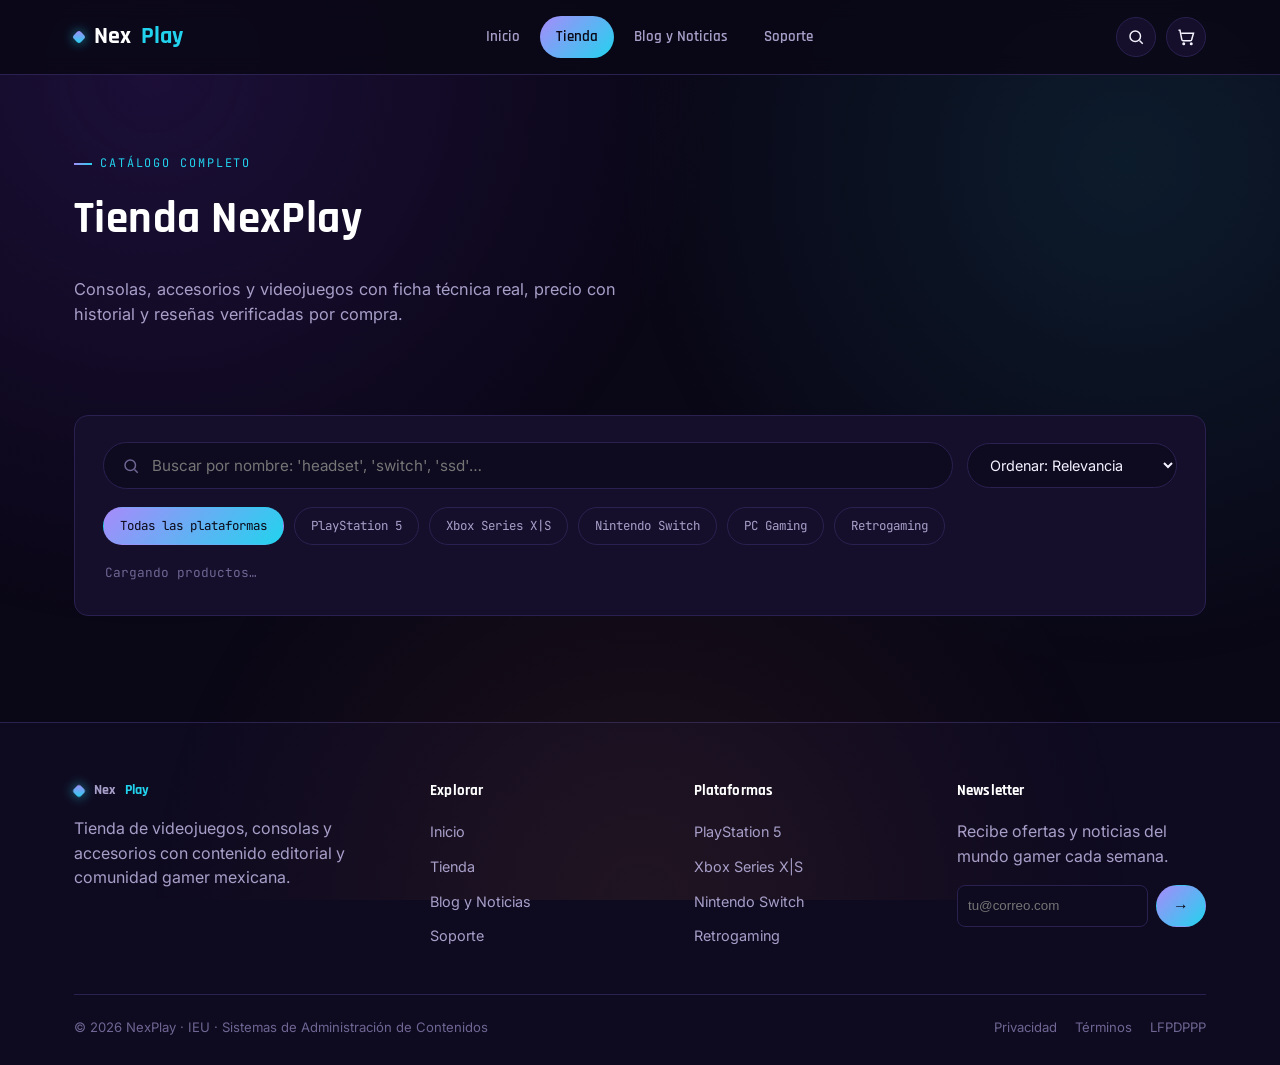
<file: pages/tienda.html>
<!DOCTYPE html>
<html lang="es">
<head>
<meta charset="UTF-8">
<meta name="viewport" content="width=device-width, initial-scale=1.0">
<title>Tienda · NexPlay</title>
<meta name="description" content="Catálogo NexPlay: consolas, accesorios y videojuegos con buscador y filtros por plataforma.">
<link rel="stylesheet" href="../css/style.css">
</head>
<body>

<header class="site">
  <div class="nav-wrap">
    <a href="../index.html" class="logo"><span class="dot"></span>Nex<span>Play</span></a>
    <nav class="main-nav">
      <a href="../index.html">Inicio</a>
      <a href="tienda.html" class="active">Tienda</a>
      <a href="blog.html">Blog y Noticias</a>
      <a href="soporte.html">Soporte</a>
    </nav>
    <div class="nav-actions">
      <a href="#tienda-catalogo" class="icon-btn" aria-label="Ir al buscador" title="Buscar">
        <svg width="18" height="18" viewBox="0 0 24 24" fill="none" stroke="currentColor" stroke-width="2"><circle cx="11" cy="11" r="7"/><path d="M21 21l-4.35-4.35"/></svg>
      </a>
      <a href="#" class="icon-btn" aria-label="Ver carrito" title="Carrito">
        <svg width="18" height="18" viewBox="0 0 24 24" fill="none" stroke="currentColor" stroke-width="2"><circle cx="9" cy="21" r="1"/><circle cx="19" cy="21" r="1"/><path d="M2 3h2l2.4 12.4a2 2 0 0 0 2 1.6h9.2a2 2 0 0 0 2-1.6L22 7H6"/></svg>
      </a>
      <button class="menu-toggle" aria-label="Abrir menú" aria-expanded="false">
        <svg width="20" height="20" viewBox="0 0 24 24" fill="none" stroke="currentColor" stroke-width="2"><path d="M3 6h18M3 12h18M3 18h18"/></svg>
      </button>
    </div>
  </div>
</header>

<main>
  <section style="padding-bottom:0;">
    <div class="container">
      <p class="eyebrow">Catálogo completo</p>
      <h1 style="font-size:clamp(1.9rem,3.6vw,2.8rem); color:#fff; max-width:640px;">Tienda NexPlay</h1>
      <p style="max-width:560px; font-size:1.02rem;">Consolas, accesorios y videojuegos con ficha técnica real, precio con historial y reseñas verificadas por compra.</p>
    </div>
  </section>

  <section id="tienda-catalogo">
    <div class="container">

      <!-- MÓDULO: Buscador + filtros -->
      <div class="search-module">
        <div class="search-row">
          <div class="search-input">
            <svg width="18" height="18" viewBox="0 0 24 24" fill="none" stroke="currentColor" stroke-width="2" color="#6f6693"><circle cx="11" cy="11" r="7"/><path d="M21 21l-4.35-4.35"/></svg>
            <input type="text" id="product-search" placeholder="Buscar por nombre: 'headset', 'switch', 'ssd'…" aria-label="Buscar producto">
          </div>
          <div class="select-wrap">
            <select id="sort-select" aria-label="Ordenar por">
              <option value="relevancia">Ordenar: Relevancia</option>
              <option value="precio-asc">Precio: menor a mayor</option>
              <option value="precio-desc">Precio: mayor a menor</option>
              <option value="rating">Mejor calificados</option>
            </select>
          </div>
        </div>
        <div class="filter-chips">
          <span class="chip active" data-platform="todas">Todas las plataformas</span>
          <span class="chip" data-platform="ps5">PlayStation 5</span>
          <span class="chip" data-platform="xbox">Xbox Series X|S</span>
          <span class="chip" data-platform="switch">Nintendo Switch</span>
          <span class="chip" data-platform="pc">PC Gaming</span>
          <span class="chip" data-platform="retro">Retrogaming</span>
        </div>
        <p class="results-count" id="results-count">Cargando productos…</p>
        <p style="font-size:.8rem; opacity:.65; margin-top:-6px;" id="data-source-tag"></p>
      </div>

      <!-- GRID DE PRODUCTOS: se llena dinámicamente desde api/productos.php (con respaldo si la BD no responde) -->
      <div class="grid grid-4" id="product-grid"></div>

      <p class="empty-state" id="empty-state" style="display:none;">Sin resultados. Prueba con otro término o quita algún filtro.</p>
    </div>
  </section>
</main>

<footer class="site">
  <div class="container">
    <div class="footer-grid">
      <div>
        <a href="../index.html" class="logo"><span class="dot"></span>Nex<span>Play</span></a>
        <p style="margin-top:14px; max-width:280px;">Tienda de videojuegos, consolas y accesorios con contenido editorial y comunidad gamer mexicana.</p>
      </div>
      <div>
        <h4>Explorar</h4>
        <ul>
          <li><a href="../index.html">Inicio</a></li>
          <li><a href="tienda.html">Tienda</a></li>
          <li><a href="blog.html">Blog y Noticias</a></li>
          <li><a href="soporte.html">Soporte</a></li>
        </ul>
      </div>
      <div>
        <h4>Plataformas</h4>
        <ul>
          <li><a href="tienda.html">PlayStation 5</a></li>
          <li><a href="tienda.html">Xbox Series X|S</a></li>
          <li><a href="tienda.html">Nintendo Switch</a></li>
          <li><a href="tienda.html">Retrogaming</a></li>
        </ul>
      </div>
      <div>
        <h4>Newsletter</h4>
        <p>Recibe ofertas y noticias del mundo gamer cada semana.</p>
        <form onsubmit="return false;" style="display:flex; gap:8px;">
          <input type="email" placeholder="tu@correo.com" style="flex:1; background:var(--bg-alt); border:1px solid var(--line); border-radius:8px; padding:10px; color:var(--text);">
          <button class="btn btn-primary" style="padding:10px 16px;">→</button>
        </form>
      </div>
    </div>
    <div class="footer-bottom">
      <span>© 2026 NexPlay · IEU · Sistemas de Administración de Contenidos</span>
      <div class="footer-legal">
        <a href="#">Privacidad</a>
        <a href="#">Términos</a>
        <a href="#">LFPDPPP</a>
      </div>
    </div>
  </div>
</footer>

<script src="../js/script.js"></script>
</body>
</html>
</file>
<file: style.css>
/* =========================================================
   NexPlay — Portal Web
   Tokens tomados de la identidad visual de los documentos
   fuente: fondo casi negro violeta, acentos púrpura, cian y
   naranja.
   ========================================================= */

@import url('https://fonts.googleapis.com/css2?family=Rajdhani:wght@500;600;700&family=Inter:wght@400;500;600;700&family=JetBrains+Mono:wght@500;700&display=swap');

:root{
  --bg:            #0a0716;
  --bg-alt:        #0e0a20;
  --panel:         #150f2b;
  --panel-2:       #1b1338;
  --line:          #2a2150;
  --purple:        #7c3aed;
  --purple-soft:   #a78bfa;
  --cyan:          #22d3ee;
  --orange:        #fb923c;
  --yellow:        #facc15;
  --pink:          #f472b6;
  --text:          #f4f2ff;
  --muted:         #a89fc9;
  --muted-2:       #6f6693;

  --grad-pc: linear-gradient(135deg, var(--purple-soft), var(--cyan));
  --grad-oc: linear-gradient(135deg, var(--orange), var(--yellow));

  --font-display: 'Rajdhani', 'Segoe UI', sans-serif;
  --font-body: 'Inter', 'Segoe UI', sans-serif;
  --font-mono: 'JetBrains Mono', monospace;

  --radius: 14px;
  --radius-sm: 8px;
  --container: 1180px;
}

*{ box-sizing: border-box; }
html{ scroll-behavior: smooth; }

body{
  margin: 0;
  background: var(--bg);
  color: var(--text);
  font-family: var(--font-body);
  line-height: 1.55;
  -webkit-font-smoothing: antialiased;
}

body::before{
  content:"";
  position: fixed;
  inset: 0;
  background-image:
    radial-gradient(circle at 12% 8%, rgba(124,58,237,0.16), transparent 40%),
    radial-gradient(circle at 88% 18%, rgba(34,211,238,0.10), transparent 38%),
    radial-gradient(circle at 50% 100%, rgba(251,146,60,0.08), transparent 45%);
  pointer-events: none;
  z-index: 0;
}

img{ max-width: 100%; display: block; }
a{ color: inherit; text-decoration: none; }
ul{ margin:0; padding:0; list-style:none; }
h1,h2,h3,h4{ font-family: var(--font-display); font-weight: 700; margin: 0 0 .5em; letter-spacing: .01em; }
p{ margin: 0 0 1em; color: var(--muted); }
.container{ max-width: var(--container); margin: 0 auto; padding: 0 24px; position: relative; z-index: 1; }
section{ position: relative; z-index: 1; padding: 72px 0; }

.eyebrow{
  font-family: var(--font-mono);
  font-size: .74rem;
  letter-spacing: .16em;
  text-transform: uppercase;
  color: var(--cyan);
  display: inline-flex;
  align-items: center;
  gap: 8px;
  margin-bottom: 12px;
}
.eyebrow::before{
  content:"";
  width: 18px; height: 2px;
  background: var(--grad-pc);
  display:inline-block;
}

.section-head{ max-width: 640px; margin-bottom: 40px; }
.section-head h2{ font-size: clamp(1.7rem, 3vw, 2.4rem); color:#fff; }
.section-head p{ font-size: 1.02rem; }

/* ---------- Buttons ---------- */
.btn{
  display: inline-flex;
  align-items: center;
  gap: 8px;
  font-family: var(--font-display);
  font-weight: 600;
  font-size: .98rem;
  letter-spacing: .02em;
  padding: 13px 26px;
  border-radius: 999px;
  border: 1px solid transparent;
  cursor: pointer;
  transition: transform .15s ease, box-shadow .15s ease, background .15s ease;
}
.btn:hover{ transform: translateY(-2px); }
.btn-primary{
  background: var(--grad-pc);
  color: #0a0716;
}
.btn-primary:hover{ box-shadow: 0 8px 24px rgba(34,211,238,.25); }
.btn-ghost{
  background: transparent;
  border-color: var(--line);
  color: var(--text);
}
.btn-ghost:hover{ border-color: var(--purple-soft); }
.btn-orange{
  background: var(--grad-oc);
  color: #24140a;
}
.btn-orange:hover{ box-shadow: 0 8px 24px rgba(251,146,60,.25); }
.btn-block{ width:100%; justify-content:center; }

/* ---------- Header / Nav ---------- */
header.site{
  position: sticky;
  top: 0;
  z-index: 50;
  background: rgba(10,7,22,.86);
  backdrop-filter: blur(10px);
  border-bottom: 1px solid var(--line);
}
.nav-wrap{
  display: flex;
  align-items: center;
  justify-content: space-between;
  padding: 16px 24px;
  max-width: var(--container);
  margin: 0 auto;
}
.logo{
  font-family: var(--font-display);
  font-weight: 700;
  font-size: 1.5rem;
  color: #fff;
  display: flex;
  align-items: center;
  gap: 10px;
}
.logo .dot{
  width: 10px; height: 10px; border-radius: 3px;
  background: var(--grad-pc);
  transform: rotate(45deg);
  box-shadow: 0 0 12px rgba(34,211,238,.7);
}
.logo span{ color: var(--cyan); }

nav.main-nav{ display: flex; align-items: center; gap: 4px; }
nav.main-nav a{
  font-family: var(--font-display);
  font-weight: 600;
  font-size: .95rem;
  color: var(--muted);
  padding: 9px 16px;
  border-radius: 999px;
  transition: color .15s ease, background .15s ease;
  position: relative;
}
nav.main-nav a:hover{ color: #fff; background: rgba(124,58,237,.14); }
nav.main-nav a.active{ color: #0a0716; background: var(--grad-pc); }

.nav-actions{ display:flex; align-items:center; gap:10px; }
.icon-btn{
  width: 40px; height: 40px;
  display:flex; align-items:center; justify-content:center;
  border-radius: 999px;
  border: 1px solid var(--line);
  background: var(--panel);
  color: var(--text);
  cursor:pointer;
}
.icon-btn:hover{ border-color: var(--cyan); color: var(--cyan); }

.menu-toggle{ display:none; }

/* ---------- Hero ---------- */
.hero{ padding: 64px 0 40px; }
.hero-grid{
  display: grid;
  grid-template-columns: 1.05fr .95fr;
  gap: 48px;
  align-items: center;
}
.hero h1{
  font-size: clamp(2.3rem, 4.6vw, 3.6rem);
  line-height: 1.05;
  color: #fff;
}
.hero h1 em{
  font-style: normal;
  background: var(--grad-pc);
  -webkit-background-clip: text;
  background-clip: text;
  color: transparent;
}
.hero p.lead{ font-size: 1.12rem; max-width: 480px; }
.hero-cta{ display:flex; gap: 14px; margin-top: 28px; flex-wrap: wrap; }
.hero-stats{ display:flex; gap: 28px; margin-top: 40px; flex-wrap: wrap; }
.hero-stats div strong{
  display:block; font-family: var(--font-display); font-size: 1.6rem; color:#fff;
}
.hero-stats div span{ font-size: .8rem; color: var(--muted-2); text-transform: uppercase; letter-spacing:.08em; }
.hero-art{ position: relative; }
.hero-art .scan{
  position:absolute; inset:0;
  background: repeating-linear-gradient(0deg, rgba(255,255,255,.035) 0 1px, transparent 1px 3px);
  border-radius: var(--radius);
  pointer-events:none;
  mix-blend-mode: overlay;
}
.hero-art img{ border-radius: var(--radius); border: 1px solid var(--line); }

/* ---------- Cards (cartridge style) ---------- */
.grid{ display:grid; gap: 22px; }
.grid-4{ grid-template-columns: repeat(4,1fr); }
.grid-3{ grid-template-columns: repeat(3,1fr); }
.grid-2{ grid-template-columns: repeat(2,1fr); }

.card{
  background: var(--panel);
  border: 1px solid var(--line);
  border-radius: var(--radius);
  overflow: hidden;
  position: relative;
  transition: transform .18s ease, border-color .18s ease;
}
.card:hover{ transform: translateY(-4px); border-color: var(--purple-soft); }
.card::before{
  content:"";
  position:absolute; top:0; left:22px;
  width: 46px; height: 12px;
  background: var(--grad-pc);
  border-radius: 0 0 6px 6px;
  z-index: 2;
}
.card .media{ aspect-ratio: 4/3; overflow:hidden; background:#0d0820; }
.card .media img{ width:100%; height:100%; object-fit: cover; }
.card .body{ padding: 18px 20px 22px; }
.card .tag{
  font-family: var(--font-mono);
  font-size: .68rem;
  letter-spacing: .08em;
  text-transform: uppercase;
  color: var(--cyan);
  display:inline-block;
  margin-bottom: 8px;
}
.card h3{ font-size: 1.08rem; color:#fff; margin-bottom: 6px; }
.card .desc{ font-size: .88rem; margin-bottom: 12px; }
.card .meta{ display:flex; align-items:center; justify-content:space-between; }
.price{ font-family: var(--font-display); font-weight:700; color:#fff; font-size:1.05rem; }
.price .old{ color: var(--muted-2); text-decoration: line-through; font-weight:500; font-size:.82rem; margin-right:6px; }
.stars{ color: var(--yellow); font-size: .82rem; letter-spacing: 1px; }
.badge{
  font-family: var(--font-mono);
  font-size: .68rem;
  padding: 4px 9px;
  border-radius: 999px;
  background: rgba(251,146,60,.14);
  color: var(--orange);
  border: 1px solid rgba(251,146,60,.35);
}
.badge.cyan{ background: rgba(34,211,238,.12); color: var(--cyan); border-color: rgba(34,211,238,.3); }
.badge.purple{ background: rgba(124,58,237,.16); color: var(--purple-soft); border-color: rgba(124,58,237,.35); }

/* platform pills row */
.platform-row{ display:flex; gap:14px; flex-wrap: wrap; }
.platform-pill{
  display:flex; align-items:center; gap:10px;
  padding: 10px 18px 10px 10px;
  background: var(--panel);
  border: 1px solid var(--line);
  border-radius: 999px;
  font-family: var(--font-display); font-weight:600; font-size:.92rem;
  cursor:pointer;
  transition: border-color .15s ease, color .15s ease;
}
.platform-pill img{ width: 30px; height: 30px; border-radius: 50%; object-fit: cover; }
.platform-pill:hover, .platform-pill.active{ border-color: var(--cyan); color: var(--cyan); }

/* ---------- Panels / promo ---------- */
.promo{
  background: linear-gradient(120deg, rgba(124,58,237,.18), rgba(34,211,238,.08));
  border: 1px solid var(--line);
  border-radius: var(--radius);
  padding: 42px;
  display:flex;
  align-items:center;
  justify-content:space-between;
  gap: 24px;
  flex-wrap: wrap;
}
.promo h3{ font-size: 1.6rem; color:#fff; margin-bottom:6px; }
.promo p{ margin-bottom:0; max-width: 480px; }

/* ---------- Search module ---------- */
.search-module{
  background: var(--panel);
  border: 1px solid var(--line);
  border-radius: var(--radius);
  padding: 26px 28px;
  margin-bottom: 34px;
}
.search-row{ display:flex; gap: 14px; flex-wrap: wrap; align-items:center; }
.search-input{
  flex: 1 1 280px;
  display:flex; align-items:center; gap:10px;
  background: var(--bg-alt);
  border: 1px solid var(--line);
  border-radius: 999px;
  padding: 12px 18px;
}
.search-input input{
  flex:1; background:transparent; border:none; outline:none;
  color: var(--text); font-family: var(--font-body); font-size: .95rem;
}
.search-input svg{ flex-shrink:0; }
.select-wrap select{
  background: var(--bg-alt);
  border: 1px solid var(--line);
  color: var(--text);
  border-radius: 999px;
  padding: 12px 18px;
  font-family: var(--font-body);
  font-size: .9rem;
  cursor:pointer;
}
.filter-chips{ display:flex; gap:10px; flex-wrap:wrap; margin-top:18px; }
.chip{
  font-family: var(--font-mono);
  font-size: .78rem;
  padding: 8px 16px;
  border-radius: 999px;
  border: 1px solid var(--line);
  color: var(--muted);
  cursor:pointer;
  transition: all .15s ease;
}
.chip.active{ background: var(--grad-pc); color:#0a0716; border-color:transparent; }
.results-count{ font-family: var(--font-mono); font-size:.8rem; color: var(--muted-2); margin: 18px 2px 0; }
.empty-state{ text-align:center; padding: 50px 20px; color: var(--muted-2); font-family: var(--font-mono); display:none; }

/* ---------- Articles ---------- */
.article-list{ display:grid; grid-template-columns: repeat(2,1fr); gap: 26px; }
.article-card{
  background: var(--panel);
  border: 1px solid var(--line);
  border-radius: var(--radius);
  overflow:hidden;
  display:flex;
  flex-direction:column;
}
.article-card .media{ aspect-ratio: 16/9; overflow:hidden; }
.article-card .media img{ width:100%; height:100%; object-fit: cover; }
.article-card .body{ padding: 22px 24px 26px; flex:1; display:flex; flex-direction:column; }
.article-card h3{ font-size: 1.24rem; color:#fff; }
.article-card .excerpt{ font-size: .92rem; }
.article-card .full{ display:none; font-size:.92rem; color: var(--muted); border-top: 1px dashed var(--line); padding-top: 14px; margin-top: 4px; }
.article-card .full.open{ display:block; }
.article-card .row-meta{ display:flex; align-items:center; justify-content:space-between; margin-top:auto; padding-top:14px; }
.read-more{ font-family: var(--font-display); font-weight:600; font-size:.9rem; color: var(--cyan); cursor:pointer; background:none; border:none; }
.read-more:hover{ text-decoration: underline; }
.date{ font-family: var(--font-mono); font-size:.76rem; color: var(--muted-2); }

/* ---------- Gallery module (lightbox) ---------- */
.gallery-grid{ display:grid; grid-template-columns: repeat(4,1fr); gap:16px; }
.gallery-item{
  border-radius: var(--radius-sm);
  overflow:hidden;
  border: 1px solid var(--line);
  cursor: zoom-in;
  position:relative;
  aspect-ratio: 4/3;
}
.gallery-item img{ width:100%; height:100%; object-fit:cover; transition: transform .3s ease; }
.gallery-item:hover img{ transform: scale(1.06); }
.gallery-item .cap{
  position:absolute; left:0; right:0; bottom:0;
  padding: 8px 10px;
  font-family: var(--font-mono);
  font-size:.68rem;
  background: linear-gradient(0deg, rgba(10,7,22,.9), transparent);
  color: var(--muted);
}
.lightbox{
  position: fixed; inset:0; z-index: 100;
  background: rgba(6,4,14,.92);
  display:none;
  align-items:center; justify-content:center;
  padding: 40px;
}
.lightbox.open{ display:flex; }
.lightbox-inner{ max-width: 720px; width:100%; text-align:center; }
.lightbox-inner img{ border-radius: var(--radius); border: 1px solid var(--line); margin: 0 auto 16px; }
.lightbox-close{
  position:absolute; top: 24px; right: 28px;
  width: 44px; height:44px; border-radius: 50%;
  background: var(--panel); border: 1px solid var(--line); color:#fff;
  cursor:pointer; font-size: 1.3rem;
}

/* ---------- FAQ accordion ---------- */
.faq-item{
  border: 1px solid var(--line);
  border-radius: var(--radius-sm);
  background: var(--panel);
  margin-bottom: 12px;
  overflow: hidden;
}
.faq-q{
  display:flex; align-items:center; justify-content:space-between;
  padding: 18px 22px;
  cursor:pointer;
  font-family: var(--font-display); font-weight:600; color:#fff;
}
.faq-q .plus{ font-size:1.3rem; color: var(--cyan); transition: transform .2s ease; }
.faq-item.open .plus{ transform: rotate(45deg); }
.faq-a{ max-height:0; overflow:hidden; transition: max-height .25s ease; padding: 0 22px; }
.faq-item.open .faq-a{ max-height: 240px; padding-bottom: 18px; }

/* ---------- Contact form module ---------- */
.contact-layout{ display:grid; grid-template-columns: .9fr 1.1fr; gap: 40px; align-items:flex-start; }
.contact-info .info-item{ display:flex; gap:14px; margin-bottom: 22px; }
.contact-info .info-item .ico{
  width: 42px; height:42px; border-radius: 12px;
  background: var(--panel); border:1px solid var(--line);
  display:flex; align-items:center; justify-content:center;
  color: var(--cyan); flex-shrink:0;
}
.form-panel{
  background: var(--panel);
  border: 1px solid var(--line);
  border-radius: var(--radius);
  padding: 30px 32px;
}
.form-row{ margin-bottom: 18px; }
.form-row label{ display:block; font-family: var(--font-display); font-weight:600; font-size:.88rem; margin-bottom:7px; color:#fff; }
.form-row input, .form-row select, .form-row textarea{
  width:100%;
  background: var(--bg-alt);
  border: 1px solid var(--line);
  border-radius: var(--radius-sm);
  padding: 12px 14px;
  color: var(--text);
  font-family: var(--font-body);
  font-size: .93rem;
  outline: none;
  transition: border-color .15s ease;
}
.form-row input:focus, .form-row select:focus, .form-row textarea:focus{ border-color: var(--cyan); }
.form-row.error input, .form-row.error textarea{ border-color: var(--pink); }
.error-msg{ display:none; color: var(--pink); font-size: .78rem; margin-top: 6px; font-family: var(--font-mono); }
.form-row.error .error-msg{ display:block; }
.two-col{ display:grid; grid-template-columns: 1fr 1fr; gap: 16px; }
.form-success{
  display:none;
  text-align:center;
  padding: 30px 10px;
}
.form-success.show{ display:block; }
.form-success .tick{
  width:56px;height:56px;border-radius:50%;
  background: var(--grad-pc);
  display:flex;align-items:center;justify-content:center;
  margin: 0 auto 16px;
  color:#0a0716; font-size:1.6rem;
}

/* ---------- Footer ---------- */
footer.site{
  border-top: 1px solid var(--line);
  padding: 56px 0 28px;
  background: var(--bg-alt);
}
.footer-grid{ display:grid; grid-template-columns: 1.4fr 1fr 1fr 1fr; gap: 32px; margin-bottom: 36px; }
.footer-grid h4{ color:#fff; font-size:.95rem; margin-bottom:16px; }
.footer-grid li{ margin-bottom:10px; }
.footer-grid a{ color: var(--muted); font-size:.9rem; }
.footer-grid a:hover{ color: var(--cyan); }
.footer-bottom{
  display:flex; justify-content:space-between; align-items:center;
  border-top: 1px solid var(--line);
  padding-top: 22px;
  font-size: .82rem;
  color: var(--muted-2);
  flex-wrap:wrap;
  gap: 12px;
}
.footer-legal{ display:flex; gap:18px; flex-wrap:wrap; }
.social-row{ display:flex; gap:10px; }

/* ---------- KPI strip ---------- */
.kpi-strip{ display:grid; grid-template-columns: repeat(4,1fr); gap:18px; }
.kpi{
  background: var(--panel); border:1px solid var(--line); border-radius: var(--radius-sm);
  padding: 22px; text-align:center;
}
.kpi strong{ display:block; font-family: var(--font-display); font-size:1.8rem; background: var(--grad-oc); -webkit-background-clip:text; background-clip:text; color:transparent; }
.kpi span{ font-size:.76rem; color: var(--muted-2); text-transform:uppercase; letter-spacing:.06em; }

/* ---------- Utility ---------- */
.mt-0{ margin-top:0 !important; }
.center{ text-align:center; }
.tag-row{ display:flex; gap:8px; flex-wrap:wrap; margin-bottom: 18px; }

/* ---------- Responsive ---------- */
@media (max-width: 980px){
  .grid-4{ grid-template-columns: repeat(2,1fr); }
  .grid-3{ grid-template-columns: repeat(2,1fr); }
  .hero-grid{ grid-template-columns: 1fr; }
  .article-list{ grid-template-columns: 1fr; }
  .contact-layout{ grid-template-columns: 1fr; }
  .footer-grid{ grid-template-columns: 1fr 1fr; }
  .gallery-grid{ grid-template-columns: repeat(2,1fr); }
  .kpi-strip{ grid-template-columns: repeat(2,1fr); }
}
@media (max-width: 720px){
  nav.main-nav{
    position: fixed; top: 68px; left:0; right:0;
    background: var(--bg); border-bottom:1px solid var(--line);
    flex-direction:column; align-items:stretch; padding: 12px;
    display:none;
  }
  nav.main-nav.open{ display:flex; }
  nav.main-nav a{ padding: 13px 16px; }
  .menu-toggle{
    display:flex; align-items:center; justify-content:center;
    width:40px;height:40px; border-radius: 10px;
    background: var(--panel); border:1px solid var(--line); color:#fff; cursor:pointer;
  }
  .grid-4, .grid-3, .grid-2{ grid-template-columns: 1fr; }
  .gallery-grid{ grid-template-columns: repeat(2,1fr); }
  .footer-grid{ grid-template-columns: 1fr; }
  .two-col{ grid-template-columns: 1fr; }
  .promo{ flex-direction:column; align-items:flex-start; }
}
</file>
<file: css/style.css>
/* =========================================================
   NexPlay — Portal Web
   Tokens tomados de la identidad visual de los documentos
   fuente: fondo casi negro violeta, acentos púrpura, cian y
   naranja.
   ========================================================= */

@import url('https://fonts.googleapis.com/css2?family=Rajdhani:wght@500;600;700&family=Inter:wght@400;500;600;700&family=JetBrains+Mono:wght@500;700&display=swap');

:root{
  --bg:            #0a0716;
  --bg-alt:        #0e0a20;
  --panel:         #150f2b;
  --panel-2:       #1b1338;
  --line:          #2a2150;
  --purple:        #7c3aed;
  --purple-soft:   #a78bfa;
  --cyan:          #22d3ee;
  --orange:        #fb923c;
  --yellow:        #facc15;
  --pink:          #f472b6;
  --text:          #f4f2ff;
  --muted:         #a89fc9;
  --muted-2:       #6f6693;

  --grad-pc: linear-gradient(135deg, var(--purple-soft), var(--cyan));
  --grad-oc: linear-gradient(135deg, var(--orange), var(--yellow));

  --font-display: 'Rajdhani', 'Segoe UI', sans-serif;
  --font-body: 'Inter', 'Segoe UI', sans-serif;
  --font-mono: 'JetBrains Mono', monospace;

  --radius: 14px;
  --radius-sm: 8px;
  --container: 1180px;
}

*{ box-sizing: border-box; }
html{ scroll-behavior: smooth; }

body{
  margin: 0;
  background: var(--bg);
  color: var(--text);
  font-family: var(--font-body);
  line-height: 1.55;
  -webkit-font-smoothing: antialiased;
}

body::before{
  content:"";
  position: fixed;
  inset: 0;
  background-image:
    radial-gradient(circle at 12% 8%, rgba(124,58,237,0.16), transparent 40%),
    radial-gradient(circle at 88% 18%, rgba(34,211,238,0.10), transparent 38%),
    radial-gradient(circle at 50% 100%, rgba(251,146,60,0.08), transparent 45%);
  pointer-events: none;
  z-index: 0;
}

img{ max-width: 100%; display: block; }
a{ color: inherit; text-decoration: none; }
ul{ margin:0; padding:0; list-style:none; }
h1,h2,h3,h4{ font-family: var(--font-display); font-weight: 700; margin: 0 0 .5em; letter-spacing: .01em; }
p{ margin: 0 0 1em; color: var(--muted); }
.container{ max-width: var(--container); margin: 0 auto; padding: 0 24px; position: relative; z-index: 1; }
section{ position: relative; z-index: 1; padding: 72px 0; }

.eyebrow{
  font-family: var(--font-mono);
  font-size: .74rem;
  letter-spacing: .16em;
  text-transform: uppercase;
  color: var(--cyan);
  display: inline-flex;
  align-items: center;
  gap: 8px;
  margin-bottom: 12px;
}
.eyebrow::before{
  content:"";
  width: 18px; height: 2px;
  background: var(--grad-pc);
  display:inline-block;
}

.section-head{ max-width: 640px; margin-bottom: 40px; }
.section-head h2{ font-size: clamp(1.7rem, 3vw, 2.4rem); color:#fff; }
.section-head p{ font-size: 1.02rem; }

/* ---------- Buttons ---------- */
.btn{
  display: inline-flex;
  align-items: center;
  gap: 8px;
  font-family: var(--font-display);
  font-weight: 600;
  font-size: .98rem;
  letter-spacing: .02em;
  padding: 13px 26px;
  border-radius: 999px;
  border: 1px solid transparent;
  cursor: pointer;
  transition: transform .15s ease, box-shadow .15s ease, background .15s ease;
}
.btn:hover{ transform: translateY(-2px); }
.btn-primary{
  background: var(--grad-pc);
  color: #0a0716;
}
.btn-primary:hover{ box-shadow: 0 8px 24px rgba(34,211,238,.25); }
.btn-ghost{
  background: transparent;
  border-color: var(--line);
  color: var(--text);
}
.btn-ghost:hover{ border-color: var(--purple-soft); }
.btn-orange{
  background: var(--grad-oc);
  color: #24140a;
}
.btn-orange:hover{ box-shadow: 0 8px 24px rgba(251,146,60,.25); }
.btn-block{ width:100%; justify-content:center; }

/* ---------- Header / Nav ---------- */
header.site{
  position: sticky;
  top: 0;
  z-index: 50;
  background: rgba(10,7,22,.86);
  backdrop-filter: blur(10px);
  border-bottom: 1px solid var(--line);
}
.nav-wrap{
  display: flex;
  align-items: center;
  justify-content: space-between;
  padding: 16px 24px;
  max-width: var(--container);
  margin: 0 auto;
}
.logo{
  font-family: var(--font-display);
  font-weight: 700;
  font-size: 1.5rem;
  color: #fff;
  display: flex;
  align-items: center;
  gap: 10px;
}
.logo .dot{
  width: 10px; height: 10px; border-radius: 3px;
  background: var(--grad-pc);
  transform: rotate(45deg);
  box-shadow: 0 0 12px rgba(34,211,238,.7);
}
.logo span{ color: var(--cyan); }

nav.main-nav{ display: flex; align-items: center; gap: 4px; }
nav.main-nav a{
  font-family: var(--font-display);
  font-weight: 600;
  font-size: .95rem;
  color: var(--muted);
  padding: 9px 16px;
  border-radius: 999px;
  transition: color .15s ease, background .15s ease;
  position: relative;
}
nav.main-nav a:hover{ color: #fff; background: rgba(124,58,237,.14); }
nav.main-nav a.active{ color: #0a0716; background: var(--grad-pc); }

.nav-actions{ display:flex; align-items:center; gap:10px; }
.icon-btn{
  width: 40px; height: 40px;
  display:flex; align-items:center; justify-content:center;
  border-radius: 999px;
  border: 1px solid var(--line);
  background: var(--panel);
  color: var(--text);
  cursor:pointer;
}
.icon-btn:hover{ border-color: var(--cyan); color: var(--cyan); }

.menu-toggle{ display:none; }

/* ---------- Hero ---------- */
.hero{ padding: 64px 0 40px; }
.hero-grid{
  display: grid;
  grid-template-columns: 1.05fr .95fr;
  gap: 48px;
  align-items: center;
}
.hero h1{
  font-size: clamp(2.3rem, 4.6vw, 3.6rem);
  line-height: 1.05;
  color: #fff;
}
.hero h1 em{
  font-style: normal;
  background: var(--grad-pc);
  -webkit-background-clip: text;
  background-clip: text;
  color: transparent;
}
.hero p.lead{ font-size: 1.12rem; max-width: 480px; }
.hero-cta{ display:flex; gap: 14px; margin-top: 28px; flex-wrap: wrap; }
.hero-stats{ display:flex; gap: 28px; margin-top: 40px; flex-wrap: wrap; }
.hero-stats div strong{
  display:block; font-family: var(--font-display); font-size: 1.6rem; color:#fff;
}
.hero-stats div span{ font-size: .8rem; color: var(--muted-2); text-transform: uppercase; letter-spacing:.08em; }
.hero-art{ position: relative; }
.hero-art .scan{
  position:absolute; inset:0;
  background: repeating-linear-gradient(0deg, rgba(255,255,255,.035) 0 1px, transparent 1px 3px);
  border-radius: var(--radius);
  pointer-events:none;
  mix-blend-mode: overlay;
}
.hero-art img{ border-radius: var(--radius); border: 1px solid var(--line); }

/* ---------- Cards (cartridge style) ---------- */
.grid{ display:grid; gap: 22px; }
.grid-4{ grid-template-columns: repeat(4,1fr); }
.grid-3{ grid-template-columns: repeat(3,1fr); }
.grid-2{ grid-template-columns: repeat(2,1fr); }

.card{
  background: var(--panel);
  border: 1px solid var(--line);
  border-radius: var(--radius);
  overflow: hidden;
  position: relative;
  transition: transform .18s ease, border-color .18s ease;
}
.card:hover{ transform: translateY(-4px); border-color: var(--purple-soft); }
.card::before{
  content:"";
  position:absolute; top:0; left:22px;
  width: 46px; height: 12px;
  background: var(--grad-pc);
  border-radius: 0 0 6px 6px;
  z-index: 2;
}
.card .media{ aspect-ratio: 4/3; overflow:hidden; background:#0d0820; }
.card .media img{ width:100%; height:100%; object-fit: cover; }
.card .body{ padding: 18px 20px 22px; }
.card .tag{
  font-family: var(--font-mono);
  font-size: .68rem;
  letter-spacing: .08em;
  text-transform: uppercase;
  color: var(--cyan);
  display:inline-block;
  margin-bottom: 8px;
}
.card h3{ font-size: 1.08rem; color:#fff; margin-bottom: 6px; }
.card .desc{ font-size: .88rem; margin-bottom: 12px; }
.card .meta{ display:flex; align-items:center; justify-content:space-between; }
.price{ font-family: var(--font-display); font-weight:700; color:#fff; font-size:1.05rem; }
.price .old{ color: var(--muted-2); text-decoration: line-through; font-weight:500; font-size:.82rem; margin-right:6px; }
.stars{ color: var(--yellow); font-size: .82rem; letter-spacing: 1px; }
.badge{
  font-family: var(--font-mono);
  font-size: .68rem;
  padding: 4px 9px;
  border-radius: 999px;
  background: rgba(251,146,60,.14);
  color: var(--orange);
  border: 1px solid rgba(251,146,60,.35);
}
.badge.cyan{ background: rgba(34,211,238,.12); color: var(--cyan); border-color: rgba(34,211,238,.3); }
.badge.purple{ background: rgba(124,58,237,.16); color: var(--purple-soft); border-color: rgba(124,58,237,.35); }

/* platform pills row */
.platform-row{ display:flex; gap:14px; flex-wrap: wrap; }
.platform-pill{
  display:flex; align-items:center; gap:10px;
  padding: 10px 18px 10px 10px;
  background: var(--panel);
  border: 1px solid var(--line);
  border-radius: 999px;
  font-family: var(--font-display); font-weight:600; font-size:.92rem;
  cursor:pointer;
  transition: border-color .15s ease, color .15s ease;
}
.platform-pill img{ width: 30px; height: 30px; border-radius: 50%; object-fit: cover; }
.platform-pill:hover, .platform-pill.active{ border-color: var(--cyan); color: var(--cyan); }

/* ---------- Panels / promo ---------- */
.promo{
  background: linear-gradient(120deg, rgba(124,58,237,.18), rgba(34,211,238,.08));
  border: 1px solid var(--line);
  border-radius: var(--radius);
  padding: 42px;
  display:flex;
  align-items:center;
  justify-content:space-between;
  gap: 24px;
  flex-wrap: wrap;
}
.promo h3{ font-size: 1.6rem; color:#fff; margin-bottom:6px; }
.promo p{ margin-bottom:0; max-width: 480px; }

/* ---------- Search module ---------- */
.search-module{
  background: var(--panel);
  border: 1px solid var(--line);
  border-radius: var(--radius);
  padding: 26px 28px;
  margin-bottom: 34px;
}
.search-row{ display:flex; gap: 14px; flex-wrap: wrap; align-items:center; }
.search-input{
  flex: 1 1 280px;
  display:flex; align-items:center; gap:10px;
  background: var(--bg-alt);
  border: 1px solid var(--line);
  border-radius: 999px;
  padding: 12px 18px;
}
.search-input input{
  flex:1; background:transparent; border:none; outline:none;
  color: var(--text); font-family: var(--font-body); font-size: .95rem;
}
.search-input svg{ flex-shrink:0; }
.select-wrap select{
  background: var(--bg-alt);
  border: 1px solid var(--line);
  color: var(--text);
  border-radius: 999px;
  padding: 12px 18px;
  font-family: var(--font-body);
  font-size: .9rem;
  cursor:pointer;
}
.filter-chips{ display:flex; gap:10px; flex-wrap:wrap; margin-top:18px; }
.chip{
  font-family: var(--font-mono);
  font-size: .78rem;
  padding: 8px 16px;
  border-radius: 999px;
  border: 1px solid var(--line);
  color: var(--muted);
  cursor:pointer;
  transition: all .15s ease;
}
.chip.active{ background: var(--grad-pc); color:#0a0716; border-color:transparent; }
.results-count{ font-family: var(--font-mono); font-size:.8rem; color: var(--muted-2); margin: 18px 2px 0; }
.empty-state{ text-align:center; padding: 50px 20px; color: var(--muted-2); font-family: var(--font-mono); display:none; }

/* ---------- Articles ---------- */
.article-list{ display:grid; grid-template-columns: repeat(2,1fr); gap: 26px; }
.article-card{
  background: var(--panel);
  border: 1px solid var(--line);
  border-radius: var(--radius);
  overflow:hidden;
  display:flex;
  flex-direction:column;
}
.article-card .media{ aspect-ratio: 16/9; overflow:hidden; }
.article-card .media img{ width:100%; height:100%; object-fit: cover; }
.article-card .body{ padding: 22px 24px 26px; flex:1; display:flex; flex-direction:column; }
.article-card h3{ font-size: 1.24rem; color:#fff; }
.article-card .excerpt{ font-size: .92rem; }
.article-card .full{ display:none; font-size:.92rem; color: var(--muted); border-top: 1px dashed var(--line); padding-top: 14px; margin-top: 4px; }
.article-card .full.open{ display:block; }
.article-card .row-meta{ display:flex; align-items:center; justify-content:space-between; margin-top:auto; padding-top:14px; }
.read-more{ font-family: var(--font-display); font-weight:600; font-size:.9rem; color: var(--cyan); cursor:pointer; background:none; border:none; }
.read-more:hover{ text-decoration: underline; }
.date{ font-family: var(--font-mono); font-size:.76rem; color: var(--muted-2); }

/* --- Contenido HTML de artículos (rich text) --- */
.article-content { font-size: .92rem; color: var(--muted); line-height: 1.7; }
.article-content p  { margin-bottom: 10px; }
.article-content p:last-child { margin-bottom: 0; }
.article-content strong, .article-content b { color: #fff; font-weight: 600; }
.article-content em, .article-content i { color: var(--cyan-soft, #a5f3fc); font-style: italic; }
.article-content h2 { font-size: 1.05rem; color: #fff; margin: 14px 0 6px; font-family: var(--font-display); }
.article-content h3 { font-size: .98rem; color: var(--cyan); margin: 12px 0 5px; }
.article-content ul, .article-content ol { padding-left: 18px; margin-bottom: 10px; }
.article-content li { margin-bottom: 4px; }
.article-content blockquote {
  border-left: 3px solid var(--cyan);
  padding: 8px 14px;
  margin: 12px 0;
  background: rgba(34,211,238,.06);
  border-radius: 0 6px 6px 0;
  color: var(--muted);
  font-style: italic;
}
.article-content blockquote p { margin-bottom: 0; }
.article-content a { color: var(--cyan); text-decoration: underline; }

/* ---------- Gallery module (lightbox) ---------- */
.gallery-grid{ display:grid; grid-template-columns: repeat(4,1fr); gap:16px; }
.gallery-item{
  border-radius: var(--radius-sm);
  overflow:hidden;
  border: 1px solid var(--line);
  cursor: zoom-in;
  position:relative;
  aspect-ratio: 4/3;
}
.gallery-item img{ width:100%; height:100%; object-fit:cover; transition: transform .3s ease; }
.gallery-item:hover img{ transform: scale(1.06); }
.gallery-item .cap{
  position:absolute; left:0; right:0; bottom:0;
  padding: 8px 10px;
  font-family: var(--font-mono);
  font-size:.68rem;
  background: linear-gradient(0deg, rgba(10,7,22,.9), transparent);
  color: var(--muted);
}
.lightbox{
  position: fixed; inset:0; z-index: 100;
  background: rgba(6,4,14,.92);
  display:none;
  align-items:center; justify-content:center;
  padding: 40px;
}
.lightbox.open{ display:flex; }
.lightbox-inner{ max-width: 720px; width:100%; text-align:center; }
.lightbox-inner img{ border-radius: var(--radius); border: 1px solid var(--line); margin: 0 auto 16px; }
.lightbox-close{
  position:absolute; top: 24px; right: 28px;
  width: 44px; height:44px; border-radius: 50%;
  background: var(--panel); border: 1px solid var(--line); color:#fff;
  cursor:pointer; font-size: 1.3rem;
}

/* ---------- Comunidad: grid de acciones ---------- */
.community-grid{ display:grid; grid-template-columns: repeat(3,1fr); gap:22px; }
.community-card{
  background: var(--panel);
  border: 1px solid var(--line);
  border-radius: var(--radius);
  padding: 30px 28px;
  transition: transform .18s ease, border-color .18s ease;
  position: relative;
  overflow: hidden;
}
.community-card::before{
  content:"";
  position:absolute; top:0; left:22px;
  width: 46px; height: 12px;
  background: var(--grad-pc);
  border-radius: 0 0 6px 6px;
}
.community-card:hover{ transform: translateY(-4px); border-color: var(--purple-soft); }
.community-icon{
  width: 52px; height: 52px;
  display:flex; align-items:center; justify-content:center;
  border-radius: 14px;
  background: rgba(124,58,237,.14);
  color: var(--cyan);
  margin-bottom: 18px;
}
.community-card h3{ font-size: 1.2rem; color:#fff; }
.community-card p{ font-size: .92rem; margin-bottom: 18px; }
.community-card .read-more{ font-size: .92rem; }

/* ---------- Comunidad: top contribuidores ---------- */
.contributors-list{ display:flex; flex-direction:column; gap:12px; max-width: 640px; }
.contributor{
  display:flex; align-items:center; gap:18px;
  background: var(--panel);
  border: 1px solid var(--line);
  border-radius: var(--radius-sm);
  padding: 16px 20px;
  transition: border-color .15s ease, background .15s ease;
}
.contributor:hover{ border-color: var(--purple-soft); background: var(--panel-2); }
.contributor-rank{
  flex-shrink:0;
  width: 42px; height:42px;
  display:flex; align-items:center; justify-content:center;
  border-radius: 50%;
  font-family: var(--font-display); font-weight:700; font-size:1.05rem;
  background: var(--panel-2);
  color: var(--muted);
  border: 1px solid var(--line);
}
.contributor:nth-child(1) .contributor-rank{ background: var(--grad-oc); color:#24140a; border-color:transparent; }
.contributor:nth-child(2) .contributor-rank{ background: var(--grad-pc); color:#0a0716; border-color:transparent; }
.contributor:nth-child(3) .contributor-rank{ background: rgba(244,114,182,.25); color: var(--pink); border-color: rgba(244,114,182,.4); }
.contributor-info strong{ display:block; color:#fff; font-family: var(--font-display); font-size: 1.02rem; margin-bottom:2px; }
.contributor-info p{ margin:0; font-size:.85rem; color: var(--muted-2); }

/* ---------- FAQ accordion ---------- */
.faq-item{
  border: 1px solid var(--line);
  border-radius: var(--radius-sm);
  background: var(--panel);
  margin-bottom: 12px;
  overflow: hidden;
}
.faq-q{
  display:flex; align-items:center; justify-content:space-between;
  padding: 18px 22px;
  cursor:pointer;
  font-family: var(--font-display); font-weight:600; color:#fff;
}
.faq-q .plus{ font-size:1.3rem; color: var(--cyan); transition: transform .2s ease; }
.faq-item.open .plus{ transform: rotate(45deg); }
.faq-a{ max-height:0; overflow:hidden; transition: max-height .25s ease; padding: 0 22px; }
.faq-item.open .faq-a{ max-height: 240px; padding-bottom: 18px; }

/* ---------- Contact form module ---------- */
.contact-layout{ display:grid; grid-template-columns: .9fr 1.1fr; gap: 40px; align-items:flex-start; }
.contact-info .info-item{ display:flex; gap:14px; margin-bottom: 22px; }
.contact-info .info-item .ico{
  width: 42px; height:42px; border-radius: 12px;
  background: var(--panel); border:1px solid var(--line);
  display:flex; align-items:center; justify-content:center;
  color: var(--cyan); flex-shrink:0;
}
.form-panel{
  background: var(--panel);
  border: 1px solid var(--line);
  border-radius: var(--radius);
  padding: 30px 32px;
}
.form-row{ margin-bottom: 18px; }
.form-row label{ display:block; font-family: var(--font-display); font-weight:600; font-size:.88rem; margin-bottom:7px; color:#fff; }
.form-row input, .form-row select, .form-row textarea{
  width:100%;
  background: var(--bg-alt);
  border: 1px solid var(--line);
  border-radius: var(--radius-sm);
  padding: 12px 14px;
  color: var(--text);
  font-family: var(--font-body);
  font-size: .93rem;
  outline: none;
  transition: border-color .15s ease;
}
.form-row input:focus, .form-row select:focus, .form-row textarea:focus{ border-color: var(--cyan); }
.form-row.error input, .form-row.error textarea{ border-color: var(--pink); }
.error-msg{ display:none; color: var(--pink); font-size: .78rem; margin-top: 6px; font-family: var(--font-mono); }
.form-row.error .error-msg{ display:block; }
.two-col{ display:grid; grid-template-columns: 1fr 1fr; gap: 16px; }
.form-success{
  display:none;
  text-align:center;
  padding: 30px 10px;
}
.form-success.show{ display:block; }
.form-success .tick{
  width:56px;height:56px;border-radius:50%;
  background: var(--grad-pc);
  display:flex;align-items:center;justify-content:center;
  margin: 0 auto 16px;
  color:#0a0716; font-size:1.6rem;
}

/* ---------- Footer ---------- */
footer.site{
  border-top: 1px solid var(--line);
  padding: 56px 0 28px;
  background: var(--bg-alt);
}
.footer-grid{ display:grid; grid-template-columns: 1.4fr 1fr 1fr 1fr; gap: 32px; margin-bottom: 36px; }
.footer-grid h4{ color:#fff; font-size:.95rem; margin-bottom:16px; }
.footer-grid li{ margin-bottom:10px; }
.footer-grid a{ color: var(--muted); font-size:.9rem; }
.footer-grid a:hover{ color: var(--cyan); }
.footer-bottom{
  display:flex; justify-content:space-between; align-items:center;
  border-top: 1px solid var(--line);
  padding-top: 22px;
  font-size: .82rem;
  color: var(--muted-2);
  flex-wrap:wrap;
  gap: 12px;
}
.footer-legal{ display:flex; gap:18px; flex-wrap:wrap; }
.social-row{ display:flex; gap:10px; }

/* ---------- KPI strip ---------- */
.kpi-strip{ display:grid; grid-template-columns: repeat(4,1fr); gap:18px; }
.kpi{
  background: var(--panel); border:1px solid var(--line); border-radius: var(--radius-sm);
  padding: 22px; text-align:center;
}
.kpi strong{ display:block; font-family: var(--font-display); font-size:1.8rem; background: var(--grad-oc); -webkit-background-clip:text; background-clip:text; color:transparent; }
.kpi span{ font-size:.76rem; color: var(--muted-2); text-transform:uppercase; letter-spacing:.06em; }

/* ---------- Utility ---------- */
.mt-0{ margin-top:0 !important; }
.center{ text-align:center; }
.tag-row{ display:flex; gap:8px; flex-wrap:wrap; margin-bottom: 18px; }

/* ---------- Responsive ---------- */
@media (max-width: 980px){
  .grid-4{ grid-template-columns: repeat(2,1fr); }
  .grid-3{ grid-template-columns: repeat(2,1fr); }
  .hero-grid{ grid-template-columns: 1fr; }
  .article-list{ grid-template-columns: 1fr; }
  .contact-layout{ grid-template-columns: 1fr; }
  .footer-grid{ grid-template-columns: 1fr 1fr; }
  .gallery-grid{ grid-template-columns: repeat(2,1fr); }
  .kpi-strip{ grid-template-columns: repeat(2,1fr); }
  .community-grid{ grid-template-columns: 1fr 1fr; }
}
@media (max-width: 720px){
  nav.main-nav{
    position: fixed; top: 68px; left:0; right:0;
    background: var(--bg); border-bottom:1px solid var(--line);
    flex-direction:column; align-items:stretch; padding: 12px;
    display:none;
  }
  nav.main-nav.open{ display:flex; }
  nav.main-nav a{ padding: 13px 16px; }
  .menu-toggle{
    display:flex; align-items:center; justify-content:center;
    width:40px;height:40px; border-radius: 10px;
    background: var(--panel); border:1px solid var(--line); color:#fff; cursor:pointer;
  }
  .grid-4, .grid-3, .grid-2{ grid-template-columns: 1fr; }
  .community-grid{ grid-template-columns: 1fr; }
  .gallery-grid{ grid-template-columns: repeat(2,1fr); }
  .footer-grid{ grid-template-columns: 1fr; }
  .two-col{ grid-template-columns: 1fr; }
  .promo{ flex-direction:column; align-items:flex-start; }
}

/* Shopping Cart Badge */
.nav-cart-badge {
  background: var(--pink);
  color: #fff;
  font-size: 0.7rem;
  font-weight: 700;
  padding: 1px 6px;
  border-radius: 99px;
  position: absolute;
  top: -4px;
  right: -4px;
  border: 2px solid var(--bg-alt);
  line-height: 1;
}
</file>
